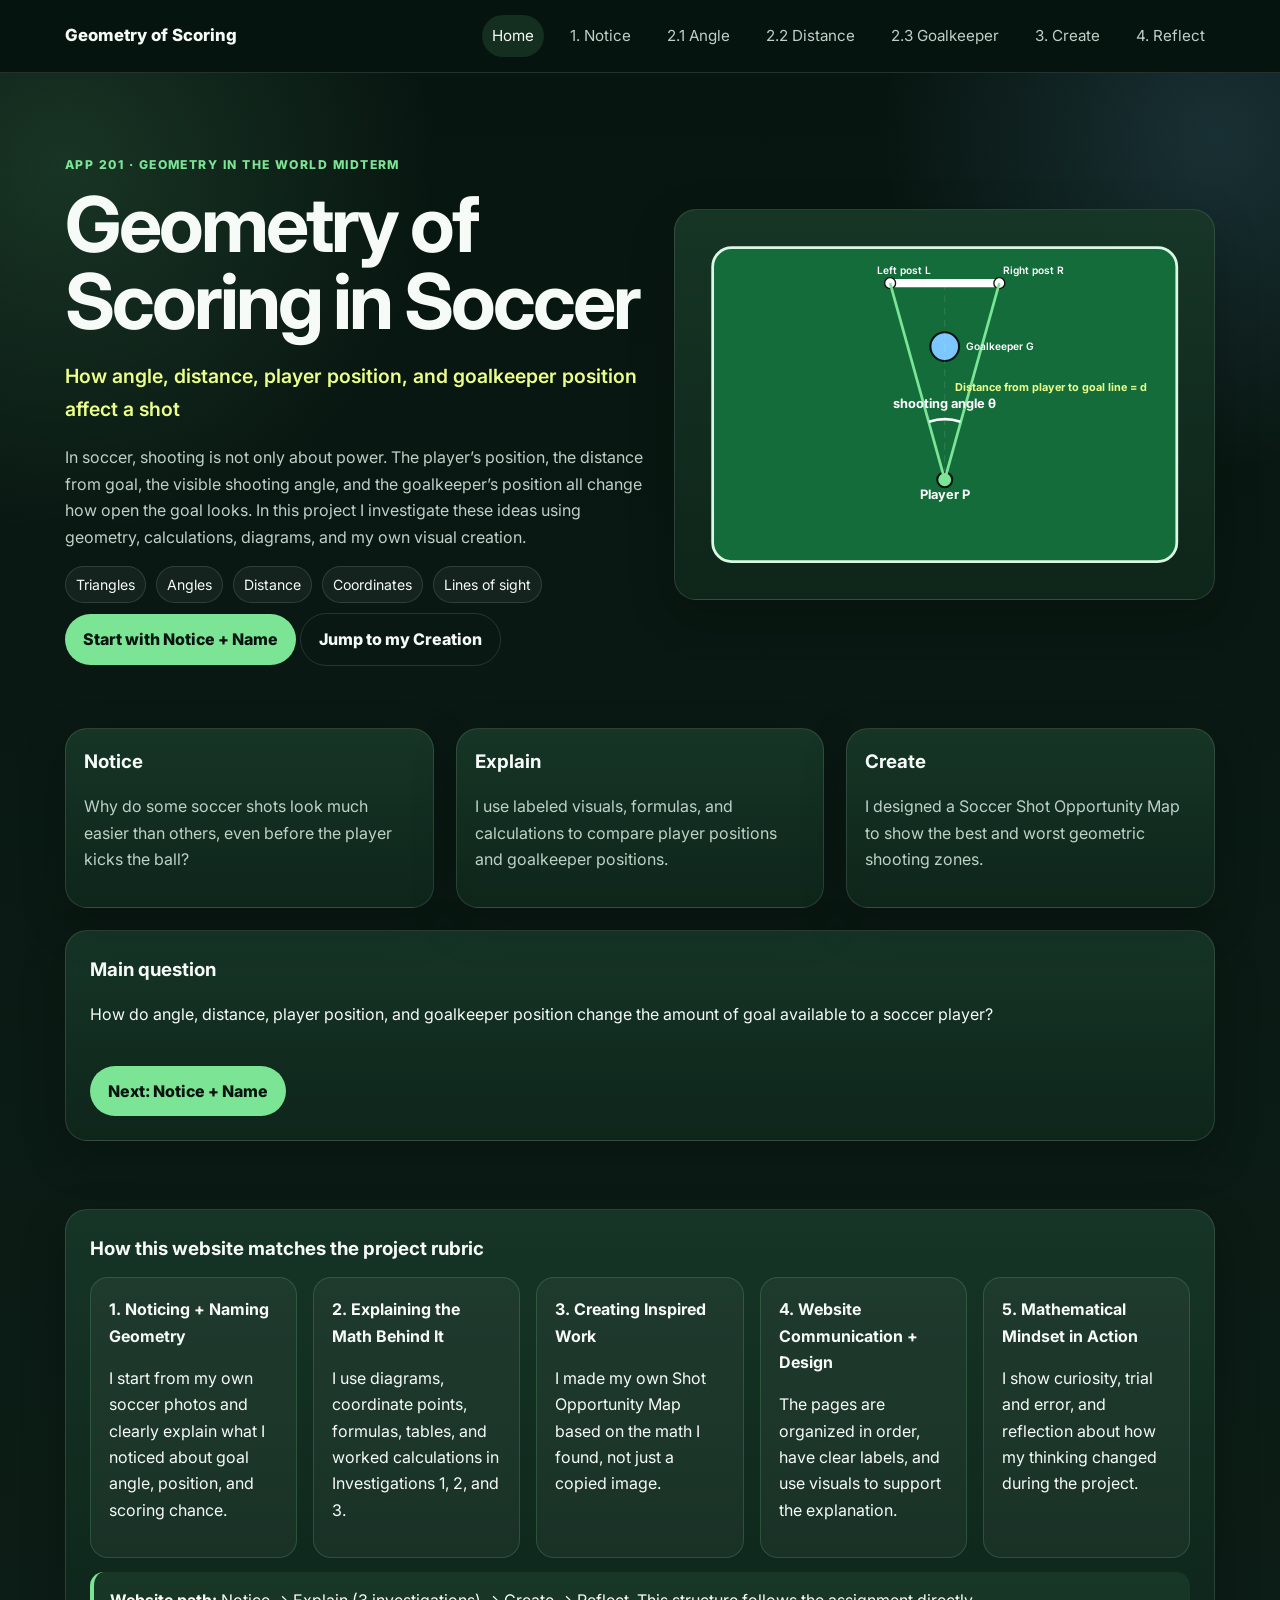
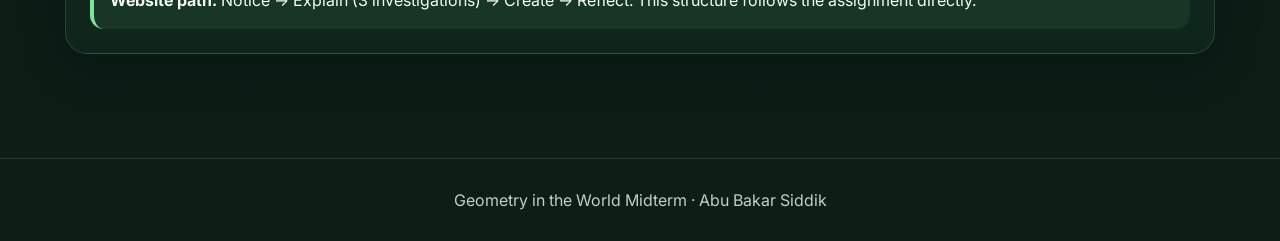
<file: index.html>
<!DOCTYPE html>
<html lang="en">
<head>
  <meta charset="UTF-8"/>
  <meta name="viewport" content="width=device-width, initial-scale=1.0"/>
  <title>Geometry of Scoring in Soccer</title>
  <link rel="preconnect" href="https://fonts.googleapis.com">
  <link rel="preconnect" href="https://fonts.gstatic.com" crossorigin>
  <link href="https://fonts.googleapis.com/css2?family=Inter:wght@400;500;600;700;800&display=swap" rel="stylesheet">
  <link rel="stylesheet" href="styles.css"/>
</head>
<body>
  
<header class="site-header">
  <div class="container nav-wrap">
    <a class="brand" href="index.html">Geometry of Scoring</a>
    <nav>
      <a href="index.html" class="active">Home</a>
      <a href="notice.html" class="">1. Notice</a>
      <a href="investigation1.html" class="">2.1 Angle</a>
      <a href="investigation2.html" class="">2.2 Distance</a>
      <a href="investigation3.html" class="">2.3 Goalkeeper</a>
      <a href="create.html" class="">3. Create</a>
      <a href="reflection.html" class="">4. Reflect</a>
    </nav>
  </div>
</header>

  <main>
<section class="hero">
  <div class="container hero-grid">
    <div>
      <p class="eyebrow">APP 201 · Geometry in the World Midterm</p>
      <h1>Geometry of Scoring in Soccer</h1>
      <p class="subtitle">How angle, distance, player position, and goalkeeper position affect a shot</p>
      <p class="lead">
        In soccer, shooting is not only about power. The player’s position, the distance from goal,
        the visible shooting angle, and the goalkeeper’s position all change how open the goal looks.
        In this project I investigate these ideas using geometry, calculations, diagrams, and my own visual creation.
      </p>
      <div class="tag-list">
        <span class="tag">Triangles</span>
        <span class="tag">Angles</span>
        <span class="tag">Distance</span>
        <span class="tag">Coordinates</span>
        <span class="tag">Lines of sight</span>
      </div>
      <a class="button" href="notice.html">Start with Notice + Name</a>
      <a class="ghost-btn" href="create.html">Jump to my Creation</a>
    </div>
    <div class="card">
      <svg viewBox="0 0 720 500" role="img" aria-label="Home page soccer geometry visual">
        <rect x="20" y="20" width="680" height="460" rx="28" class="field"/>
        <line x1="280" y1="72" x2="440" y2="72" class="goal"/>
        <circle cx="280" cy="72" r="8" class="post"/>
        <circle cx="440" cy="72" r="8" class="post"/>
        <circle cx="360" cy="360" r="11" class="player playerA"/>
        <line x1="360" y1="360" x2="280" y2="72" class="ray rayA"/>
        <line x1="360" y1="360" x2="440" y2="72" class="ray rayA"/>
        <path d="M337 275 A75 75 0 0 1 383 275" class="arc"/>
        <text x="360" y="255" text-anchor="middle" class="label">shooting angle θ</text>
        <text x="360" y="388" text-anchor="middle" class="label">Player P</text>
        <text x="261" y="58" class="small-label">Left post L</text>
        <text x="446" y="58" class="small-label">Right post R</text>
        <circle cx="360" cy="165" r="21" class="keeper"/>
        <text x="391" y="170" class="small-label">Goalkeeper G</text>
        <line x1="360" y1="72" x2="360" y2="360" class="gridline dashed"/>
        <text x="375" y="230" class="note">Distance from player to goal line = d</text>
      </svg>
    </div>
  </div>
</section>

<section class="section">
  <div class="container">
    <div class="three-col">
      <div class="card small-card">
        <h3>Notice</h3>
        <p class="muted">Why do some soccer shots look much easier than others, even before the player kicks the ball?</p>
      </div>
      <div class="card small-card">
        <h3>Explain</h3>
        <p class="muted">I use labeled visuals, formulas, and calculations to compare player positions and goalkeeper positions.</p>
      </div>
      <div class="card small-card">
        <h3>Create</h3>
        <p class="muted">I designed a Soccer Shot Opportunity Map to show the best and worst geometric shooting zones.</p>
      </div>
    </div>

    <div class="card" style="margin-top:22px">
      <h3>Main question</h3>
      <p>How do angle, distance, player position, and goalkeeper position change the amount of goal available to a soccer player?</p>
      <div class="pager">
        <a class="button" href="notice.html">Next: Notice + Name</a>
      </div>
    </div>
  </div>
</section>

</section>

<section class="section">
  <div class="container">
    <div class="card">
      <h3>How this website matches the project rubric</h3>
      <div class="rubric-grid">
        <div class="rubric-card">
          <h4>1. Noticing + Naming Geometry</h4>
          <p>I start from my own soccer photos and clearly explain what I noticed about goal angle, position, and scoring chance.</p>
        </div>
        <div class="rubric-card">
          <h4>2. Explaining the Math Behind It</h4>
          <p>I use diagrams, coordinate points, formulas, tables, and worked calculations in Investigations 1, 2, and 3.</p>
        </div>
        <div class="rubric-card">
          <h4>3. Creating Inspired Work</h4>
          <p>I made my own Shot Opportunity Map based on the math I found, not just a copied image.</p>
        </div>
        <div class="rubric-card">
          <h4>4. Website Communication + Design</h4>
          <p>The pages are organized in order, have clear labels, and use visuals to support the explanation.</p>
        </div>
        <div class="rubric-card">
          <h4>5. Mathematical Mindset in Action</h4>
          <p>I show curiosity, trial and error, and reflection about how my thinking changed during the project.</p>
        </div>
      </div>
      <div class="callout"><strong>Website path:</strong> Notice → Explain (3 investigations) → Create → Reflect. This structure follows the assignment directly.</div>
    </div>
  </div>
</section>

</main>
  <footer><div class="container">Geometry in the World Midterm · Abu Bakar Siddik</div></footer>
</body>
</html>
</file>
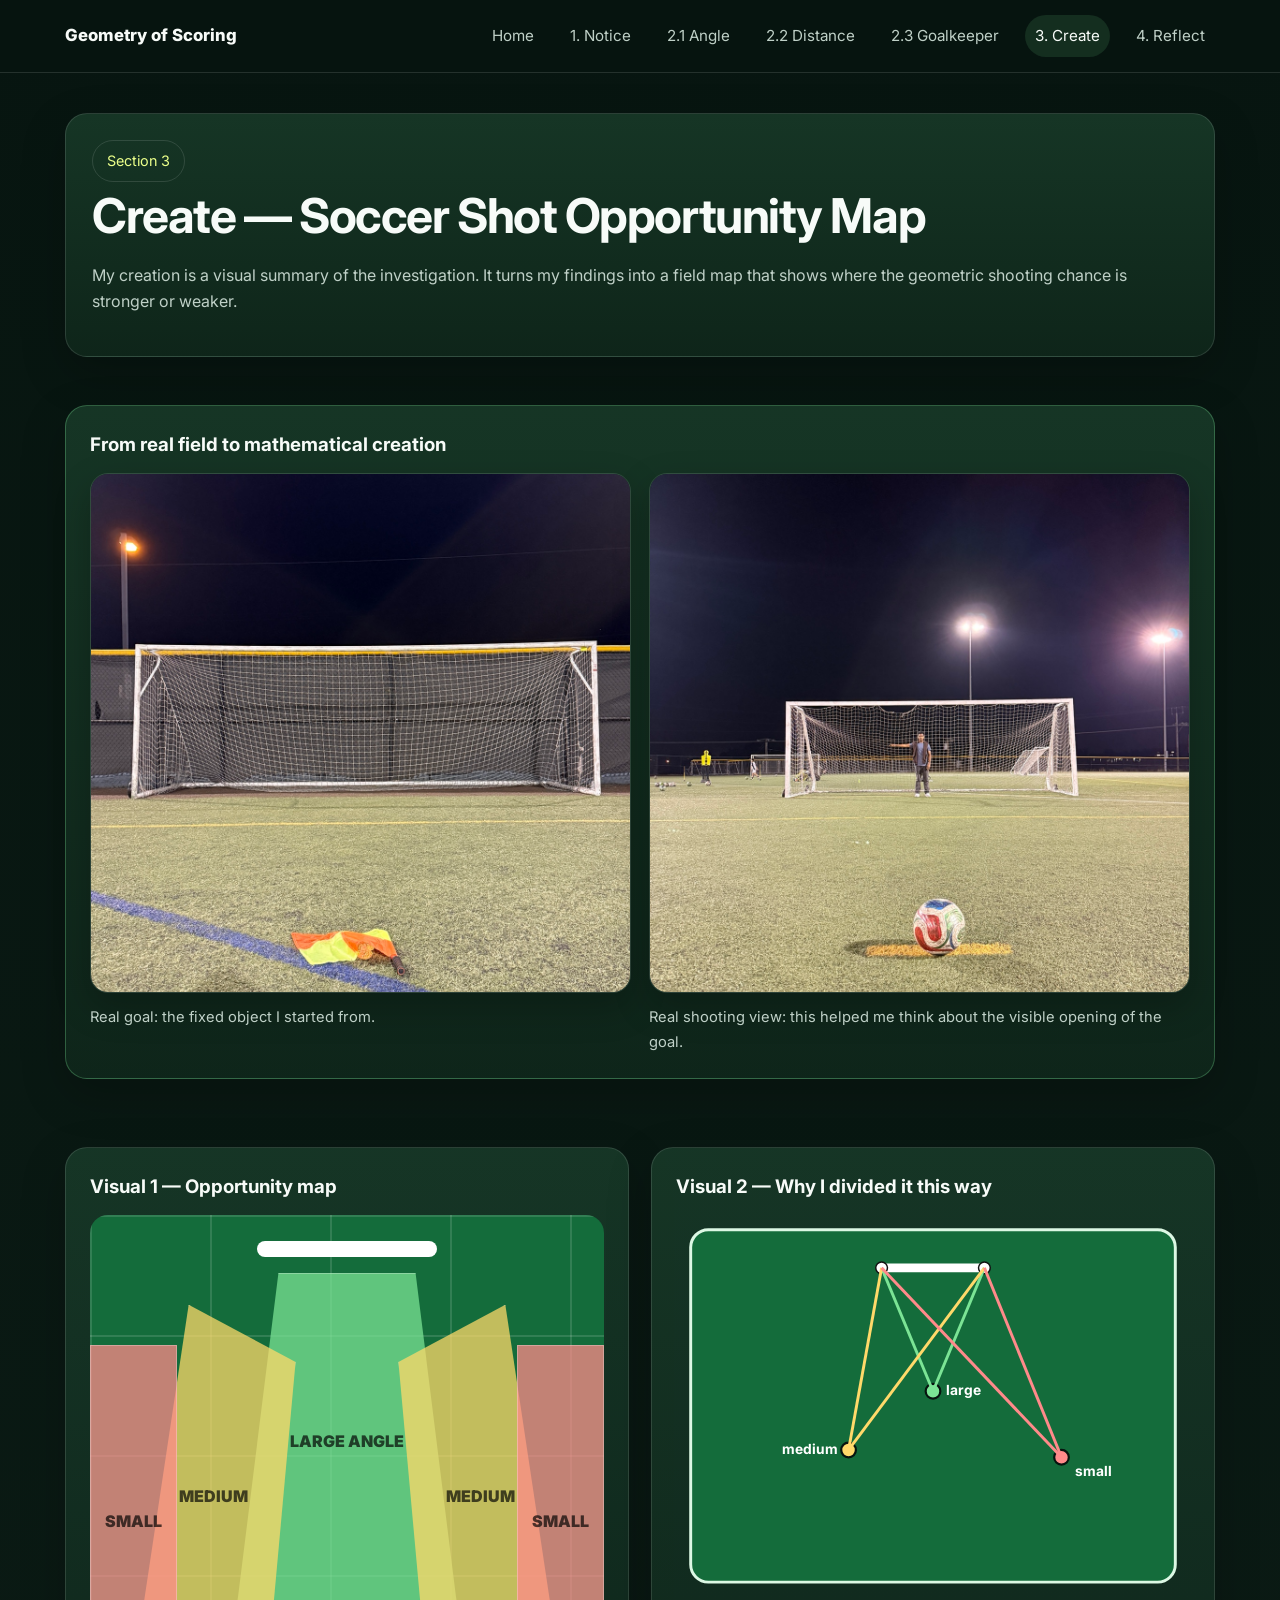
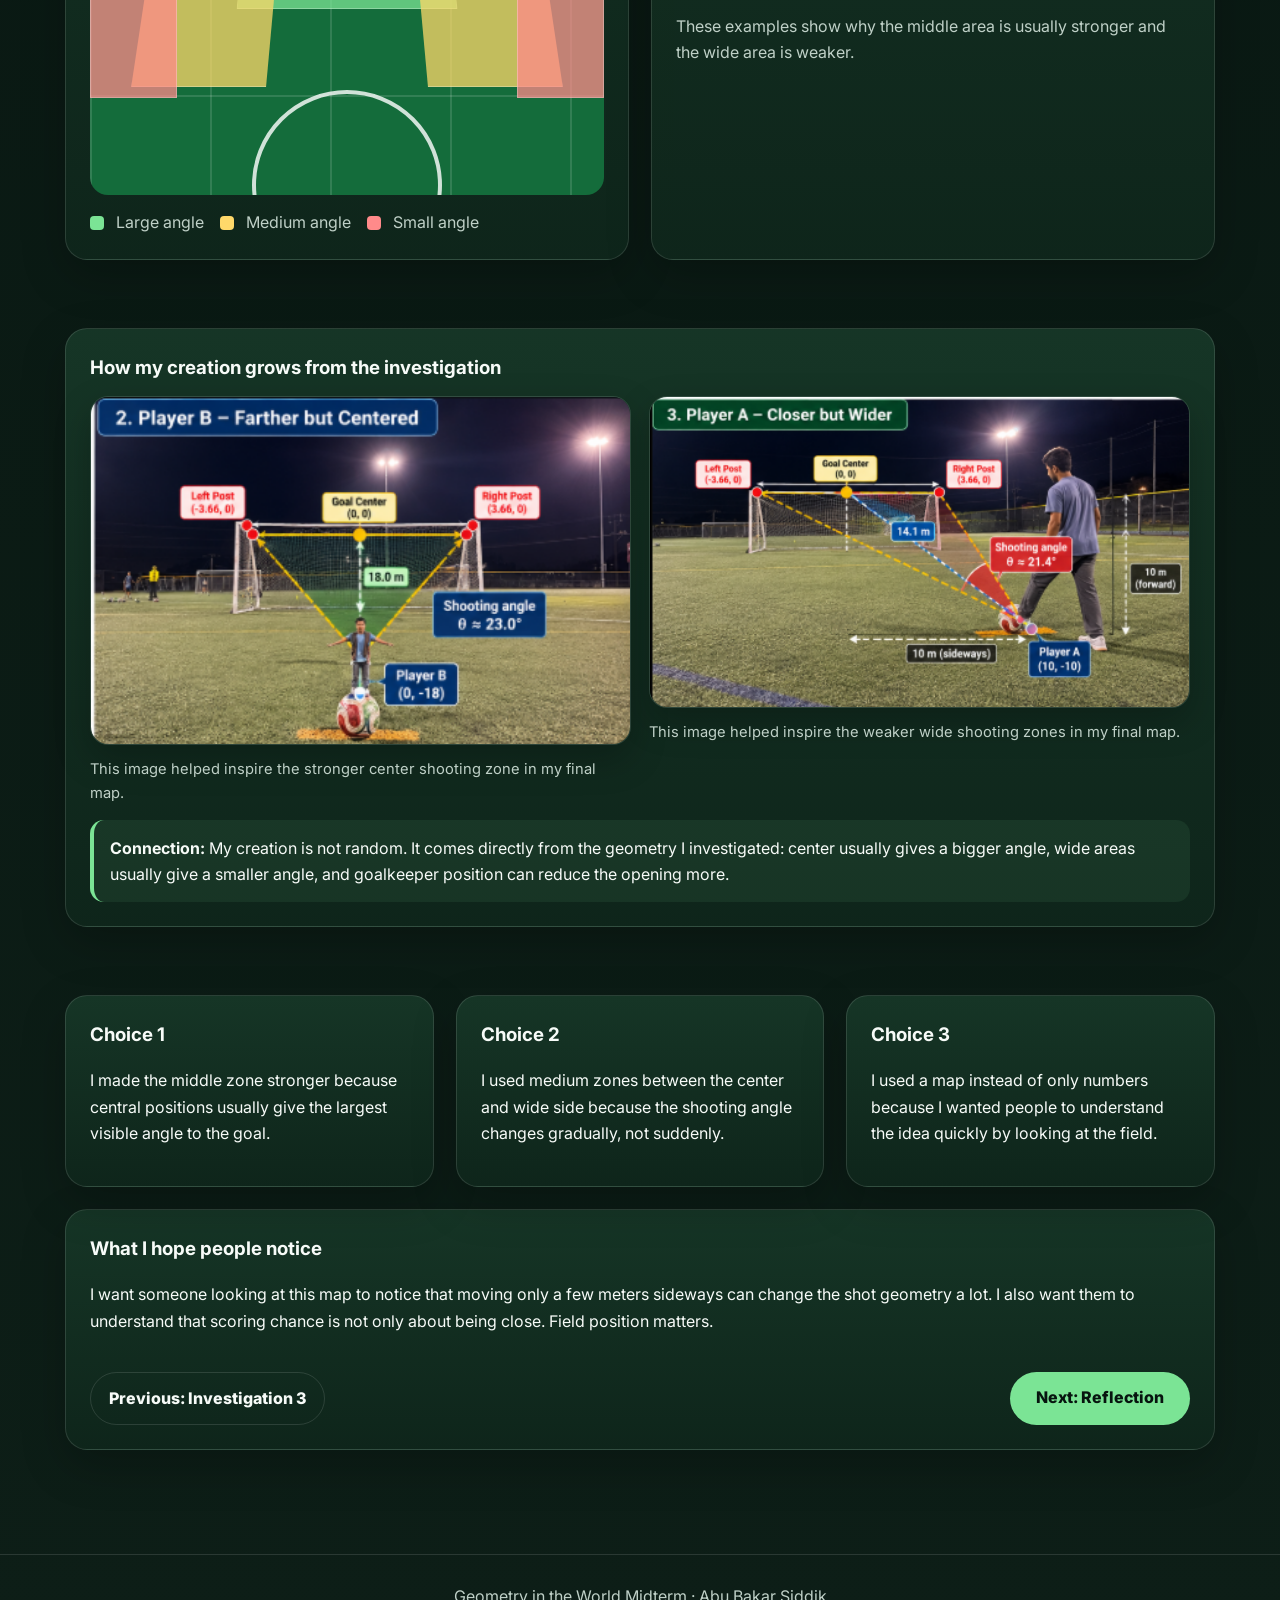
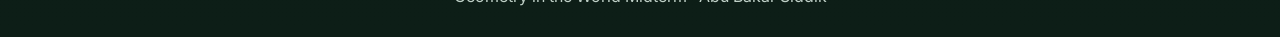
<file: create.html>
<!DOCTYPE html>
<html lang="en">
<head>
  <meta charset="UTF-8"/>
  <meta name="viewport" content="width=device-width, initial-scale=1.0"/>
  <title>Create | Geometry of Scoring</title>
  <link rel="preconnect" href="https://fonts.googleapis.com">
  <link rel="preconnect" href="https://fonts.gstatic.com" crossorigin>
  <link href="https://fonts.googleapis.com/css2?family=Inter:wght@400;500;600;700;800&display=swap" rel="stylesheet">
  <link rel="stylesheet" href="styles.css"/>
</head>
<body>
  
<header class="site-header">
  <div class="container nav-wrap">
    <a class="brand" href="index.html">Geometry of Scoring</a>
    <nav>
      <a href="index.html" class="">Home</a>
      <a href="notice.html" class="">1. Notice</a>
      <a href="investigation1.html" class="">2.1 Angle</a>
      <a href="investigation2.html" class="">2.2 Distance</a>
      <a href="investigation3.html" class="">2.3 Goalkeeper</a>
      <a href="create.html" class="active">3. Create</a>
      <a href="reflection.html" class="">4. Reflect</a>
    </nav>
  </div>
</header>

  <main>
<section class="page-head"><div class="container"><div class="card">
  <span class="kicker">Section 3</span>
  <h2>Create — Soccer Shot Opportunity Map</h2>
  <p class="section-intro">My creation is a visual summary of the investigation. It turns my findings into a field map that shows where the geometric shooting chance is stronger or weaker.</p>
</div></div></section>

<section class="section">
  <div class="container">
    <div class="card real-evidence">
      <h3>From real field to mathematical creation</h3>
      <div class="photo-grid">
        <div><img src="images/goal-front.jpeg" class="project-photo medium" alt="Front view of goal used as a project reference"><p class="photo-caption">Real goal: the fixed object I started from.</p></div>
        <div><img src="images/center-shot-pointing.jpeg" class="project-photo medium" alt="Ball facing the goal used as a shooting reference"><p class="photo-caption">Real shooting view: this helped me think about the visible opening of the goal.</p></div>
      </div>
    </div>
  </div>
</section>

<section class="section">
  <div class="container two-col">
    <div class="card">
      <h3>Visual 1 — Opportunity map</h3>
      <div class="map">
        <div class="goal-mark"></div>
        <div class="zone large">LARGE ANGLE</div>
        <div class="zone medium left">MEDIUM</div>
        <div class="zone medium right">MEDIUM</div>
        <div class="zone small left">SMALL</div>
        <div class="zone small right">SMALL</div>
        <div class="center-circle"></div>
      </div>
      <div class="legend">
        <span><i class="lg large"></i> Large angle</span>
        <span><i class="lg medium"></i> Medium angle</span>
        <span><i class="lg small"></i> Small angle</span>
      </div>
    </div>

    <div class="card">
      <h3>Visual 2 — Why I divided it this way</h3>
      <svg viewBox="0 0 700 520" role="img" aria-label="Map explanation with three example shooters">
        <rect x="20" y="20" width="660" height="480" rx="24" class="field"/>
        <line x1="280" y1="72" x2="420" y2="72" class="goal"/>
        <circle cx="280" cy="72" r="8" class="post"/>
        <circle cx="420" cy="72" r="8" class="post"/>

        <circle cx="350" cy="240" r="10" class="player playerA"/>
        <circle cx="235" cy="320" r="10" class="player playerB"/>
        <circle cx="525" cy="330" r="10" class="player playerC"/>

        <line x1="350" y1="240" x2="280" y2="72" class="ray rayA"/>
        <line x1="350" y1="240" x2="420" y2="72" class="ray rayA"/>

        <line x1="235" y1="320" x2="280" y2="72" class="ray rayB"/>
        <line x1="235" y1="320" x2="420" y2="72" class="ray rayB"/>

        <line x1="525" y1="330" x2="280" y2="72" class="ray rayC"/>
        <line x1="525" y1="330" x2="420" y2="72" class="ray rayC"/>

        <text x="368" y="245" class="label">large</text>
        <text x="145" y="326" class="label">medium</text>
        <text x="544" y="355" class="label">small</text>
      </svg>
      <p class="muted">These examples show why the middle area is usually stronger and the wide area is weaker.</p>
    </div>
  </div>
</section>


<section class="section">
  <div class="container">
    <div class="card">
      <h3>How my creation grows from the investigation</h3>
      <div class="photo-grid">
        <div>
          <img src="images/player-b-farther-centered.png" class="project-photo medium" alt="Annotated farther but centered shooting image">
          <p class="photo-caption">This image helped inspire the stronger center shooting zone in my final map.</p>
        </div>
        <div>
          <img src="images/player-a-closer-wider.png" class="project-photo medium" alt="Annotated closer but wider shooting image">
          <p class="photo-caption">This image helped inspire the weaker wide shooting zones in my final map.</p>
        </div>
      </div>
      <div class="callout"><strong>Connection:</strong> My creation is not random. It comes directly from the geometry I investigated: center usually gives a bigger angle, wide areas usually give a smaller angle, and goalkeeper position can reduce the opening more.</div>
    </div>
  </div>
</section>


<section class="section">
  <div class="container three-col">
    <div class="card">
      <h3>Choice 1</h3>
      <p>I made the middle zone stronger because central positions usually give the largest visible angle to the goal.</p>
    </div>
    <div class="card">
      <h3>Choice 2</h3>
      <p>I used medium zones between the center and wide side because the shooting angle changes gradually, not suddenly.</p>
    </div>
    <div class="card">
      <h3>Choice 3</h3>
      <p>I used a map instead of only numbers because I wanted people to understand the idea quickly by looking at the field.</p>
    </div>
  </div>

  <div class="container">
    <div class="card" style="margin-top:22px">
      <h3>What I hope people notice</h3>
      <p>
        I want someone looking at this map to notice that moving only a few meters sideways can change the shot geometry a lot.
        I also want them to understand that scoring chance is not only about being close. Field position matters.
      </p>
      <div class="pager">
        <a class="ghost-btn" href="investigation3.html">Previous: Investigation 3</a>
        <a class="button" href="reflection.html">Next: Reflection</a>
      </div>
    </div>
  </div>
</section>
</main>
  <footer><div class="container">Geometry in the World Midterm · Abu Bakar Siddik</div></footer>
</body>
</html>
</file>
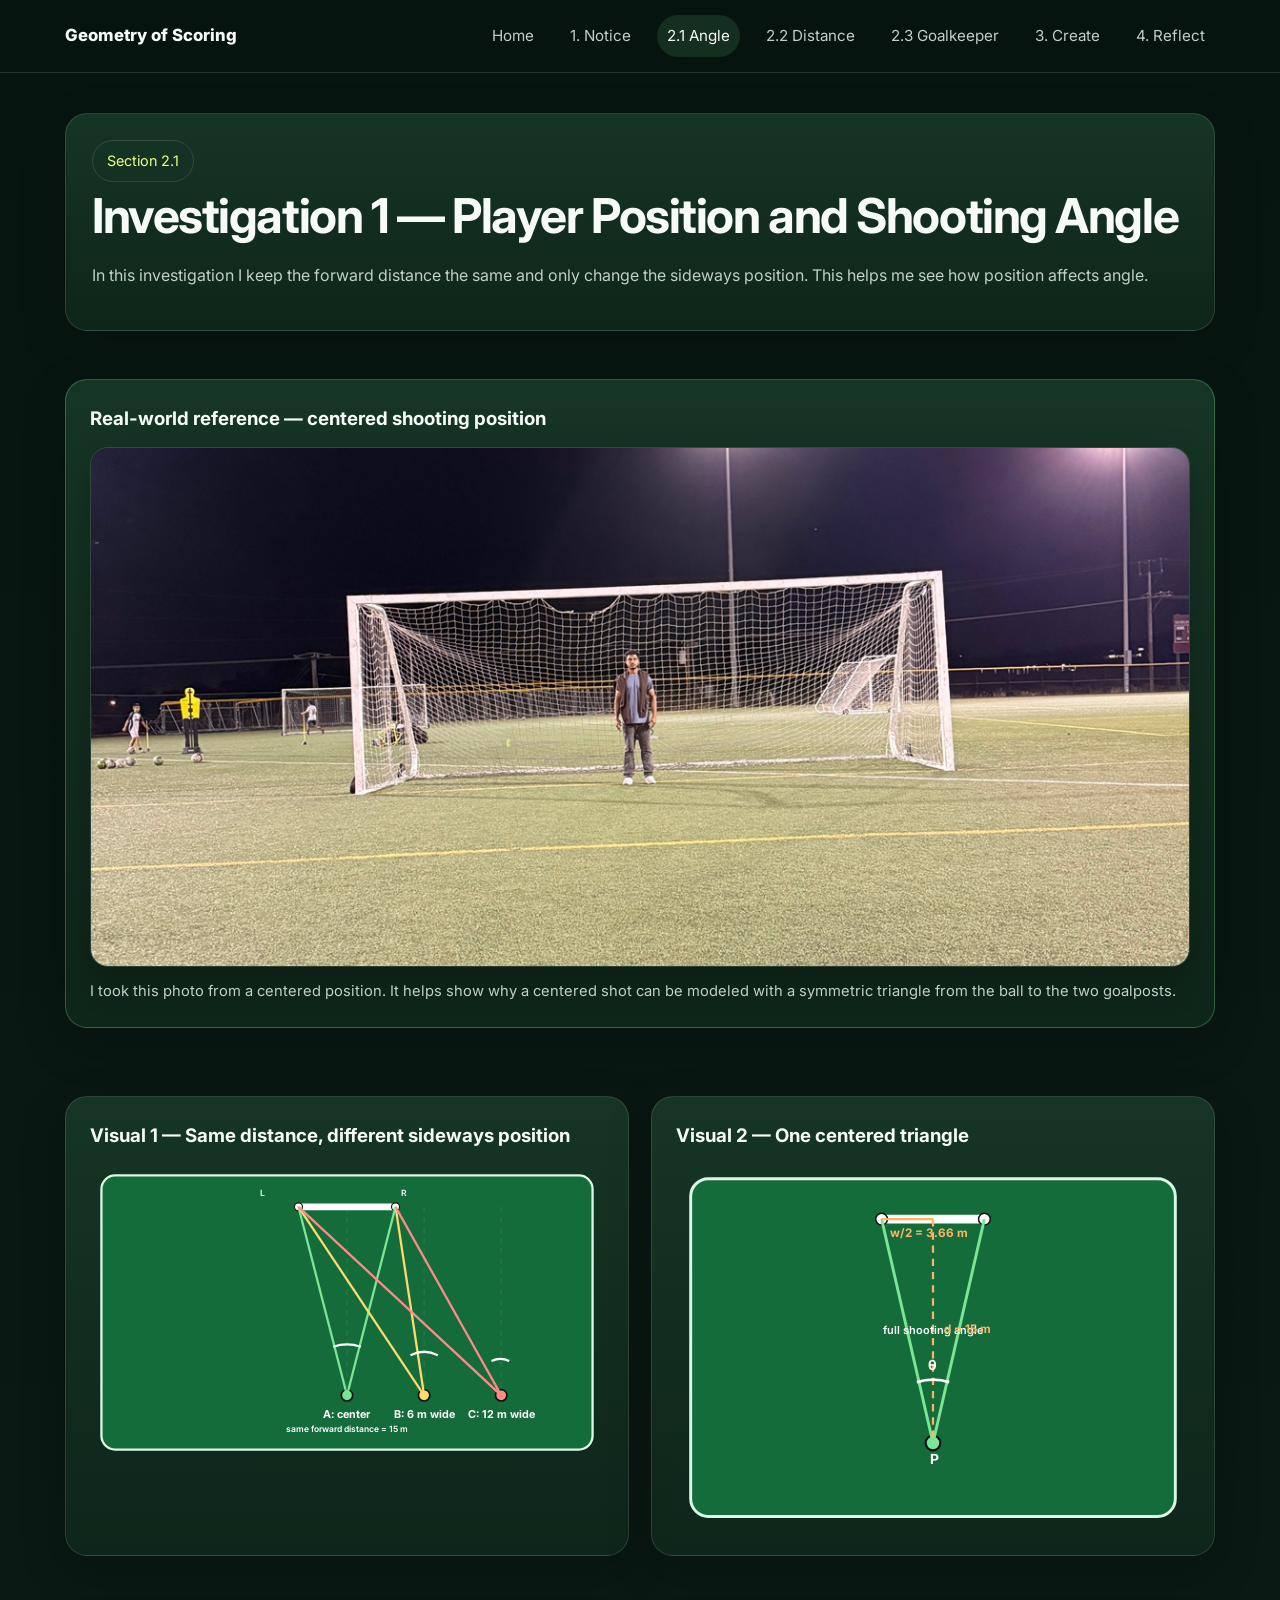
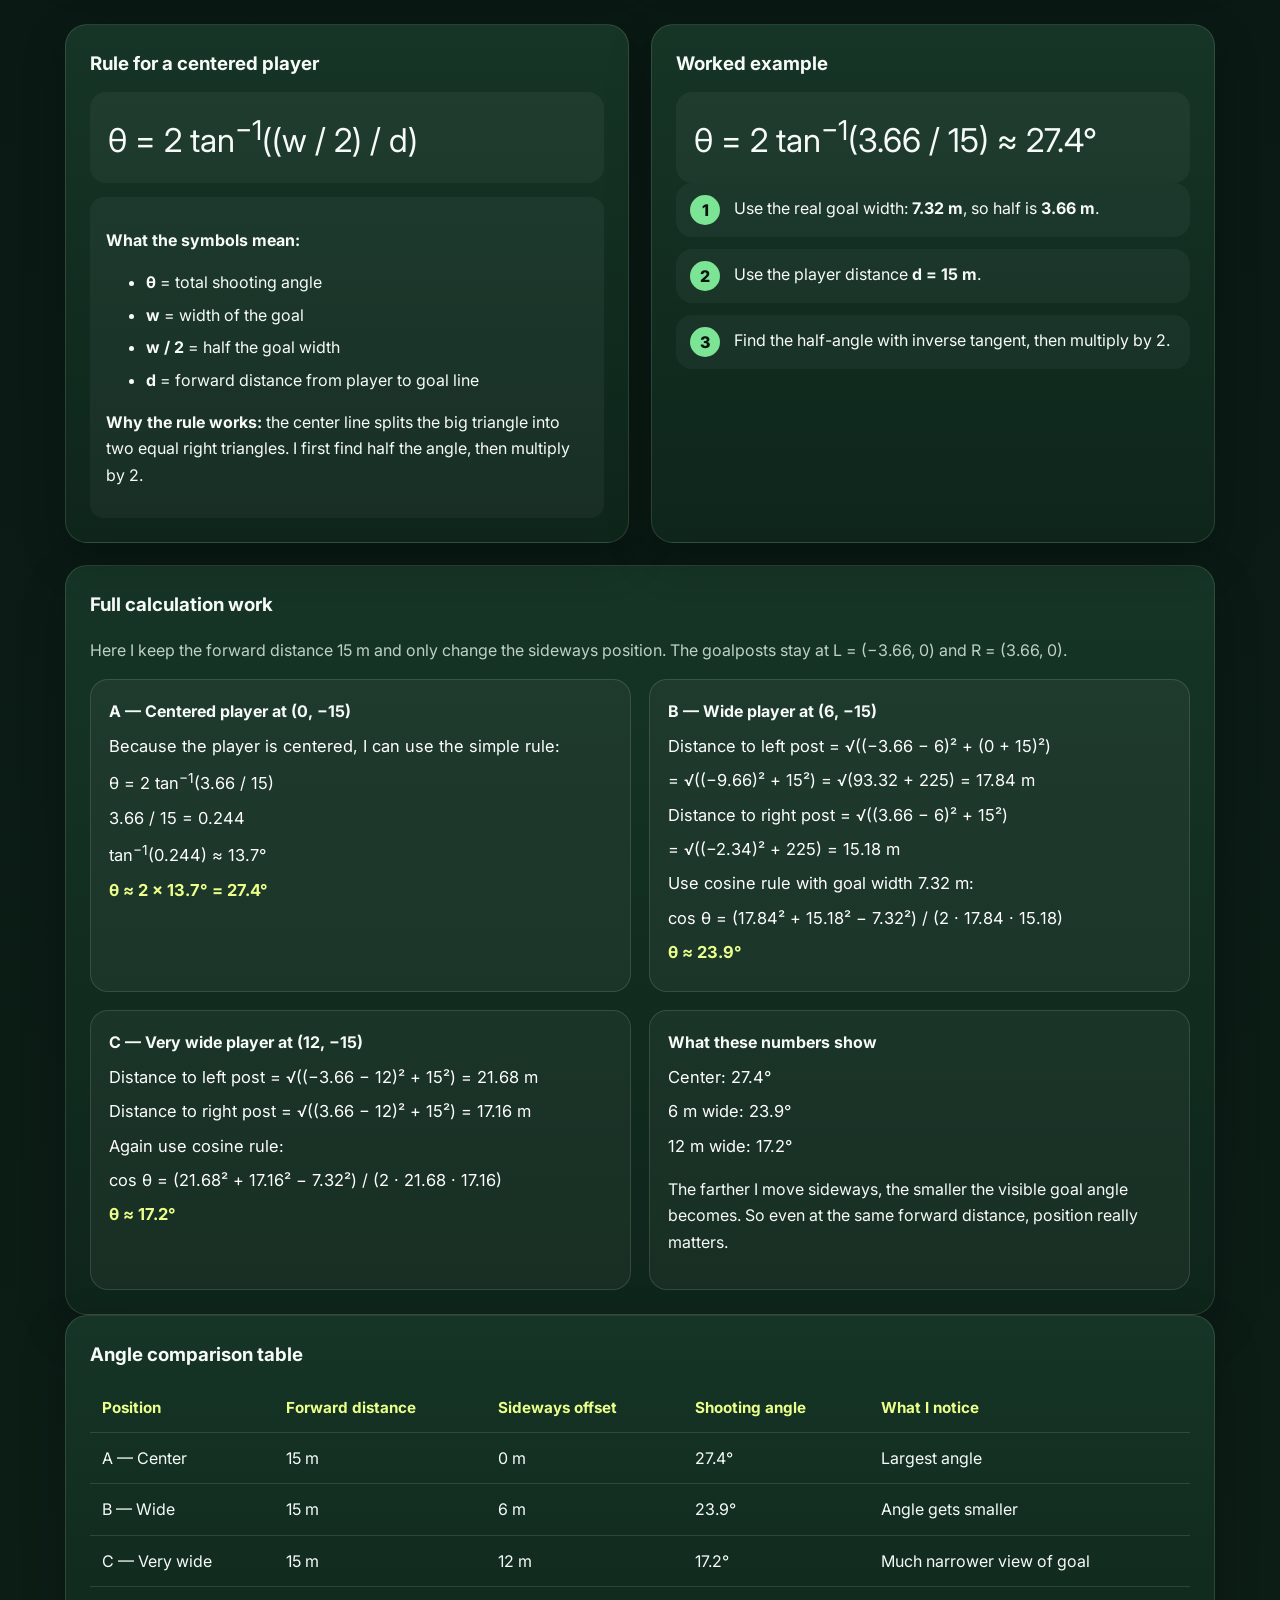
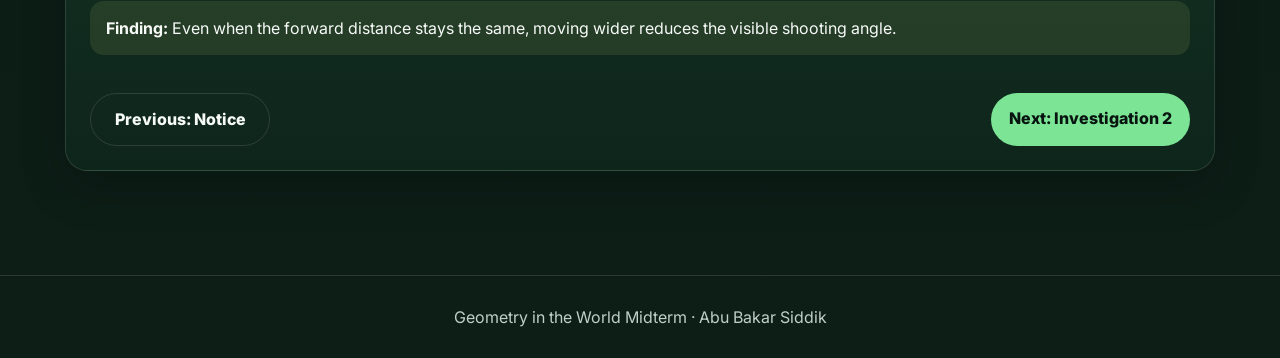
<file: investigation1.html>
<!DOCTYPE html>
<html lang="en">
<head>
  <meta charset="UTF-8"/>
  <meta name="viewport" content="width=device-width, initial-scale=1.0"/>
  <title>Investigation 1 | Geometry of Scoring</title>
  <link rel="preconnect" href="https://fonts.googleapis.com">
  <link rel="preconnect" href="https://fonts.gstatic.com" crossorigin>
  <link href="https://fonts.googleapis.com/css2?family=Inter:wght@400;500;600;700;800&display=swap" rel="stylesheet">
  <link rel="stylesheet" href="styles.css"/>
</head>
<body>
  
<header class="site-header">
  <div class="container nav-wrap">
    <a class="brand" href="index.html">Geometry of Scoring</a>
    <nav>
      <a href="index.html" class="">Home</a>
      <a href="notice.html" class="">1. Notice</a>
      <a href="investigation1.html" class="active">2.1 Angle</a>
      <a href="investigation2.html" class="">2.2 Distance</a>
      <a href="investigation3.html" class="">2.3 Goalkeeper</a>
      <a href="create.html" class="">3. Create</a>
      <a href="reflection.html" class="">4. Reflect</a>
    </nav>
  </div>
</header>

  <main>
<section class="page-head"><div class="container"><div class="card">
  <span class="kicker">Section 2.1</span>
  <h2>Investigation 1 — Player Position and Shooting Angle</h2>
  <p class="section-intro">In this investigation I keep the forward distance the same and only change the sideways position. This helps me see how position affects angle.</p>
</div></div></section>

<section class="section">
  <div class="container">
    <div class="card real-evidence">
      <h3>Real-world reference — centered shooting position</h3>
      <img src="images/center-shot-standing.jpeg" class="project-photo medium" alt="Soccer ball lined up with the center of the goal and a person standing near the goal">
      <p class="photo-caption">I took this photo from a centered position. It helps show why a centered shot can be modeled with a symmetric triangle from the ball to the two goalposts.</p>
    </div>
  </div>
</section>

<section class="section">
  <div class="container visual-grid">
    <div class="card">
      <h3>Visual 1 — Same distance, different sideways position</h3>
      <svg viewBox="0 0 900 520" role="img" aria-label="Three player positions and labeled shooting rays">
        <rect x="20" y="20" width="860" height="480" rx="24" class="field"/>
        <line x1="365" y1="75" x2="535" y2="75" class="goal"/>
        <circle cx="365" cy="75" r="7" class="post"/>
        <circle cx="535" cy="75" r="7" class="post"/>
        <text x="298" y="56" class="small-label">L</text>
        <text x="545" y="56" class="small-label">R</text>

        <line x1="450" y1="75" x2="450" y2="405" class="gridline dashed"/>
        <line x1="585" y1="75" x2="585" y2="405" class="gridline dashed"/>
        <line x1="720" y1="75" x2="720" y2="405" class="gridline dashed"/>

        <circle cx="450" cy="405" r="10" class="player playerA"/>
        <circle cx="585" cy="405" r="10" class="player playerB"/>
        <circle cx="720" cy="405" r="10" class="player playerC"/>

        <line x1="450" y1="405" x2="365" y2="75" class="ray rayA"/>
        <line x1="450" y1="405" x2="535" y2="75" class="ray rayA"/>
        <line x1="585" y1="405" x2="365" y2="75" class="ray rayB"/>
        <line x1="585" y1="405" x2="535" y2="75" class="ray rayB"/>
        <line x1="720" y1="405" x2="365" y2="75" class="ray rayC"/>
        <line x1="720" y1="405" x2="535" y2="75" class="ray rayC"/>

        <path d="M426 320 A72 72 0 0 1 474 320" class="arc"/>
        <path d="M561 335 A52 52 0 0 1 609 335" class="arc"/>
        <path d="M703 345 A35 35 0 0 1 734 345" class="arc"/>

        <text x="450" y="444" text-anchor="middle" class="label">A: center</text>
        <text x="585" y="444" text-anchor="middle" class="label">B: 6 m wide</text>
        <text x="720" y="444" text-anchor="middle" class="label">C: 12 m wide</text>
        <text x="450" y="470" text-anchor="middle" class="small-label">same forward distance = 15 m</text>
      </svg>
    </div>

    <div class="card">
      <h3>Visual 2 — One centered triangle</h3>
      <svg viewBox="0 0 700 500" role="img" aria-label="Centered shooting angle triangle">
        <rect x="20" y="20" width="660" height="460" rx="24" class="field"/>
        <line x1="280" y1="75" x2="420" y2="75" class="goal"/>
        <circle cx="280" cy="75" r="8" class="post"/>
        <circle cx="420" cy="75" r="8" class="post"/>
        <circle cx="350" cy="380" r="10" class="player playerA"/>
        <line x1="350" y1="380" x2="280" y2="75" class="ray rayA"/>
        <line x1="350" y1="380" x2="420" y2="75" class="ray rayA"/>
        <line x1="350" y1="75" x2="350" y2="380" class="measure dashed"/>
        <line x1="280" y1="75" x2="350" y2="75" class="measure"/>
        <path d="M328 297 A75 75 0 0 1 372 297" class="arc"/>
        <text x="350" y="280" text-anchor="middle" class="label">θ</text>
        <text x="350" y="232" text-anchor="middle" class="small-label">full shooting angle</text>
        <text x="365" y="230" class="measure-text">d = 15 m</text>
        <text x="292" y="100" class="measure-text">w/2 = 3.66 m</text>
        <text x="352" y="408" text-anchor="middle" class="label">P</text>
      </svg>
    </div>
  </div>
</section>

<section class="section">
  <div class="container formula-grid">
    <div class="card">
      <h3>Rule for a centered player</h3>
      <div class="formula">θ = 2 tan<sup>−1</sup>((w / 2) / d)</div>
      <div class="explain">
        <p><strong>What the symbols mean:</strong></p>
        <ul class="tight">
          <li><strong>θ</strong> = total shooting angle</li>
          <li><strong>w</strong> = width of the goal</li>
          <li><strong>w / 2</strong> = half the goal width</li>
          <li><strong>d</strong> = forward distance from player to goal line</li>
        </ul>
        <p><strong>Why the rule works:</strong> the center line splits the big triangle into two equal right triangles. I first find half the angle, then multiply by 2.</p>
      </div>
    </div>

    <div class="card">
      <h3>Worked example</h3>
      <div class="formula">θ = 2 tan<sup>−1</sup>(3.66 / 15) ≈ 27.4°</div>
      <div class="number-steps">
        <div class="step"><span class="n">1</span><div>Use the real goal width: <strong>7.32 m</strong>, so half is <strong>3.66 m</strong>.</div></div>
        <div class="step"><span class="n">2</span><div>Use the player distance <strong>d = 15 m</strong>.</div></div>
        <div class="step"><span class="n">3</span><div>Find the half-angle with inverse tangent, then multiply by 2.</div></div>
      </div>
    </div>
  </div>

  
  <div class="container" style="margin-top:22px">
    <div class="card">
      <h3>Full calculation work</h3>
      <p class="muted">Here I keep the forward distance 15 m and only change the sideways position. The goalposts stay at L = (−3.66, 0) and R = (3.66, 0).</p>
      <div class="calc-grid">
        <div class="calc-box">
          <h4>A — Centered player at (0, −15)</h4>
          <div class="mathline">Because the player is centered, I can use the simple rule:</div>
          <div class="mathline">θ = 2 tan<sup>−1</sup>(3.66 / 15)</div>
          <div class="mathline">3.66 / 15 = 0.244</div>
          <div class="mathline">tan<sup>−1</sup>(0.244) ≈ 13.7°</div>
          <div class="mathline"><span class="muted-strong">θ ≈ 2 × 13.7° = 27.4°</span></div>
        </div>
        <div class="calc-box">
          <h4>B — Wide player at (6, −15)</h4>
          <div class="mathline">Distance to left post = √((−3.66 − 6)² + (0 + 15)²)</div>
          <div class="mathline">= √((−9.66)² + 15²) = √(93.32 + 225) = 17.84 m</div>
          <div class="mathline">Distance to right post = √((3.66 − 6)² + 15²)</div>
          <div class="mathline">= √((−2.34)² + 225) = 15.18 m</div>
          <div class="mathline">Use cosine rule with goal width 7.32 m:</div>
          <div class="mathline">cos θ = (17.84² + 15.18² − 7.32²) / (2 · 17.84 · 15.18)</div>
          <div class="mathline"><span class="muted-strong">θ ≈ 23.9°</span></div>
        </div>
        <div class="calc-box">
          <h4>C — Very wide player at (12, −15)</h4>
          <div class="mathline">Distance to left post = √((−3.66 − 12)² + 15²) = 21.68 m</div>
          <div class="mathline">Distance to right post = √((3.66 − 12)² + 15²) = 17.16 m</div>
          <div class="mathline">Again use cosine rule:</div>
          <div class="mathline">cos θ = (21.68² + 17.16² − 7.32²) / (2 · 21.68 · 17.16)</div>
          <div class="mathline"><span class="muted-strong">θ ≈ 17.2°</span></div>
        </div>
        <div class="calc-box">
          <h4>What these numbers show</h4>
          <div class="mathline">Center: 27.4°</div>
          <div class="mathline">6 m wide: 23.9°</div>
          <div class="mathline">12 m wide: 17.2°</div>
          <p>The farther I move sideways, the smaller the visible goal angle becomes. So even at the same forward distance, position really matters.</p>
        </div>
      </div>
    </div>
  </div>


  <div class="container">
    <div class="card">
      <h3>Angle comparison table</h3>
      <div class="table-wrap">
        <table>
          <thead>
            <tr><th>Position</th><th>Forward distance</th><th>Sideways offset</th><th>Shooting angle</th><th>What I notice</th></tr>
          </thead>
          <tbody>
            <tr><td>A — Center</td><td>15 m</td><td>0 m</td><td>27.4°</td><td>Largest angle</td></tr>
            <tr><td>B — Wide</td><td>15 m</td><td>6 m</td><td>23.9°</td><td>Angle gets smaller</td></tr>
            <tr><td>C — Very wide</td><td>15 m</td><td>12 m</td><td>17.2°</td><td>Much narrower view of goal</td></tr>
          </tbody>
        </table>
      </div>
      <p class="finding"><strong>Finding:</strong> Even when the forward distance stays the same, moving wider reduces the visible shooting angle.</p>
      <div class="pager">
        <a class="ghost-btn" href="notice.html">Previous: Notice</a>
        <a class="button" href="investigation2.html">Next: Investigation 2</a>
      </div>
    </div>
  </div>
</section>
</main>
  <footer><div class="container">Geometry in the World Midterm · Abu Bakar Siddik</div></footer>
</body>
</html>
</file>
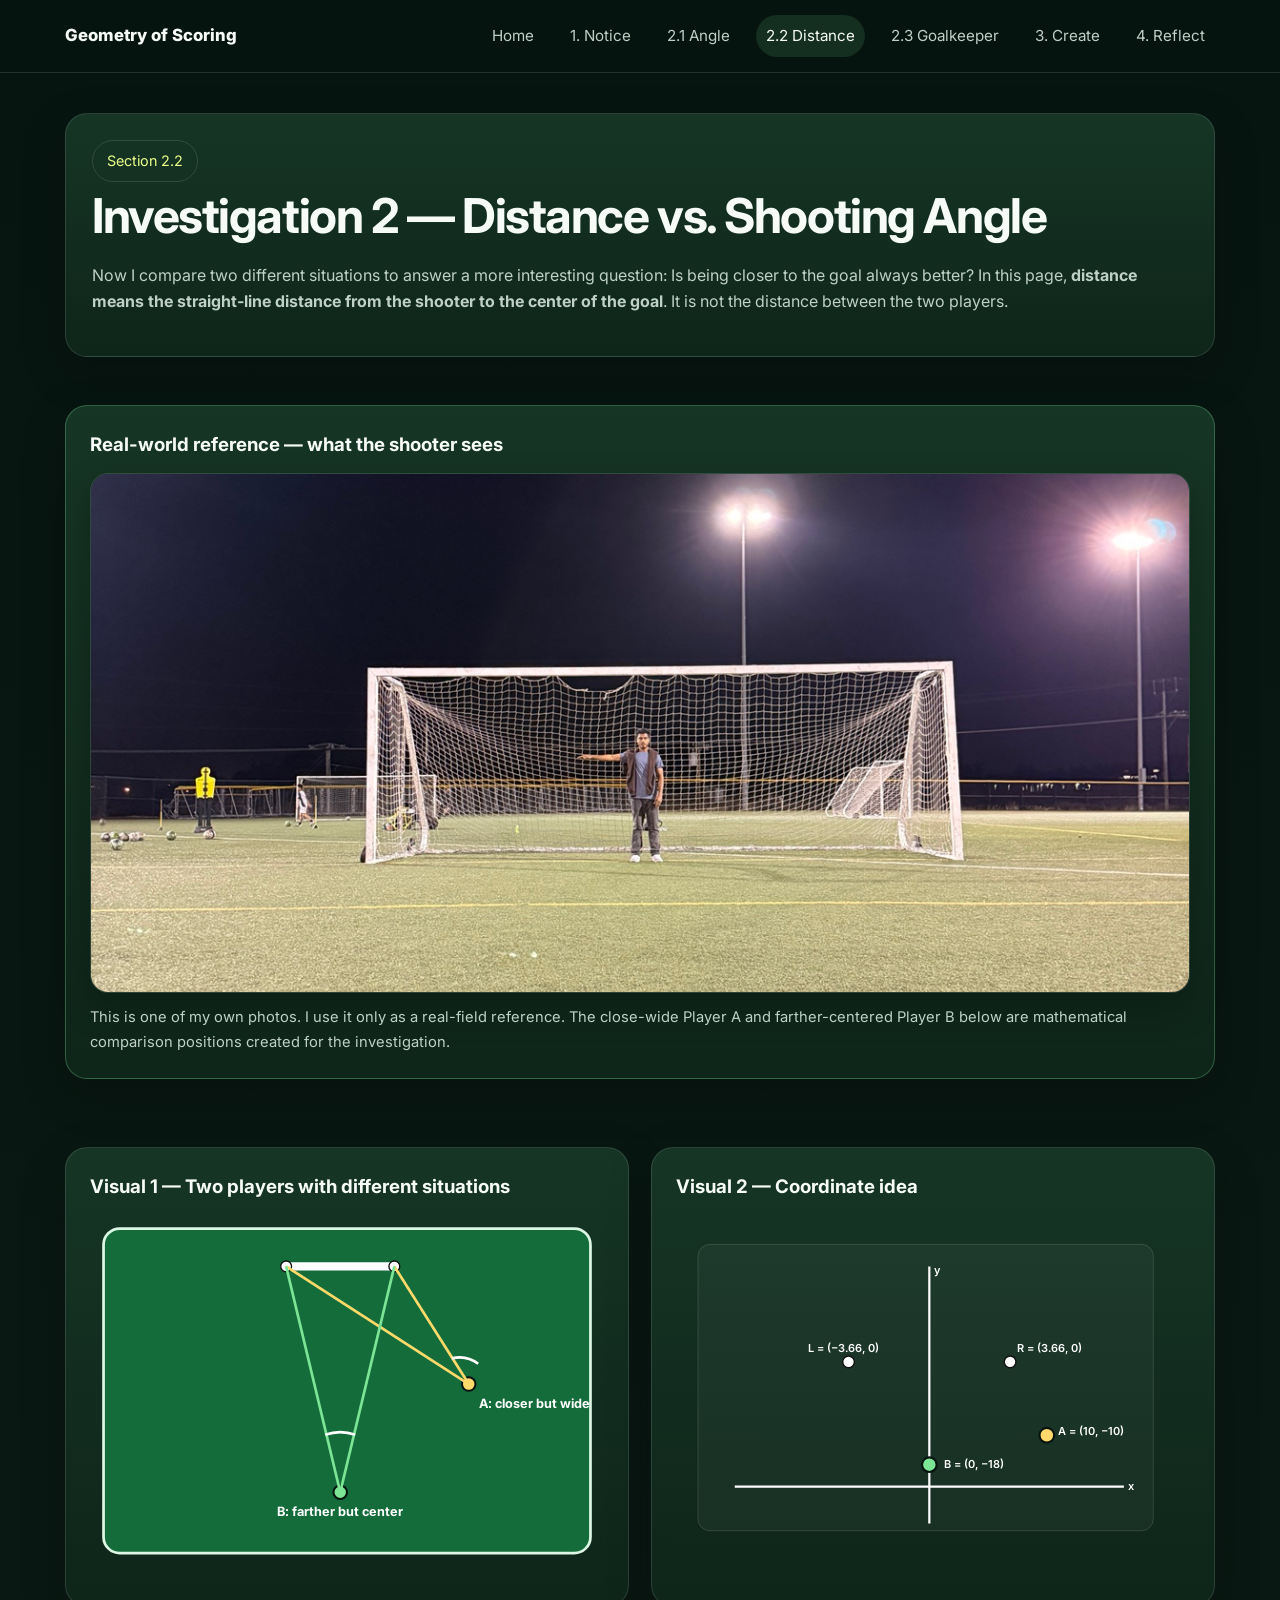
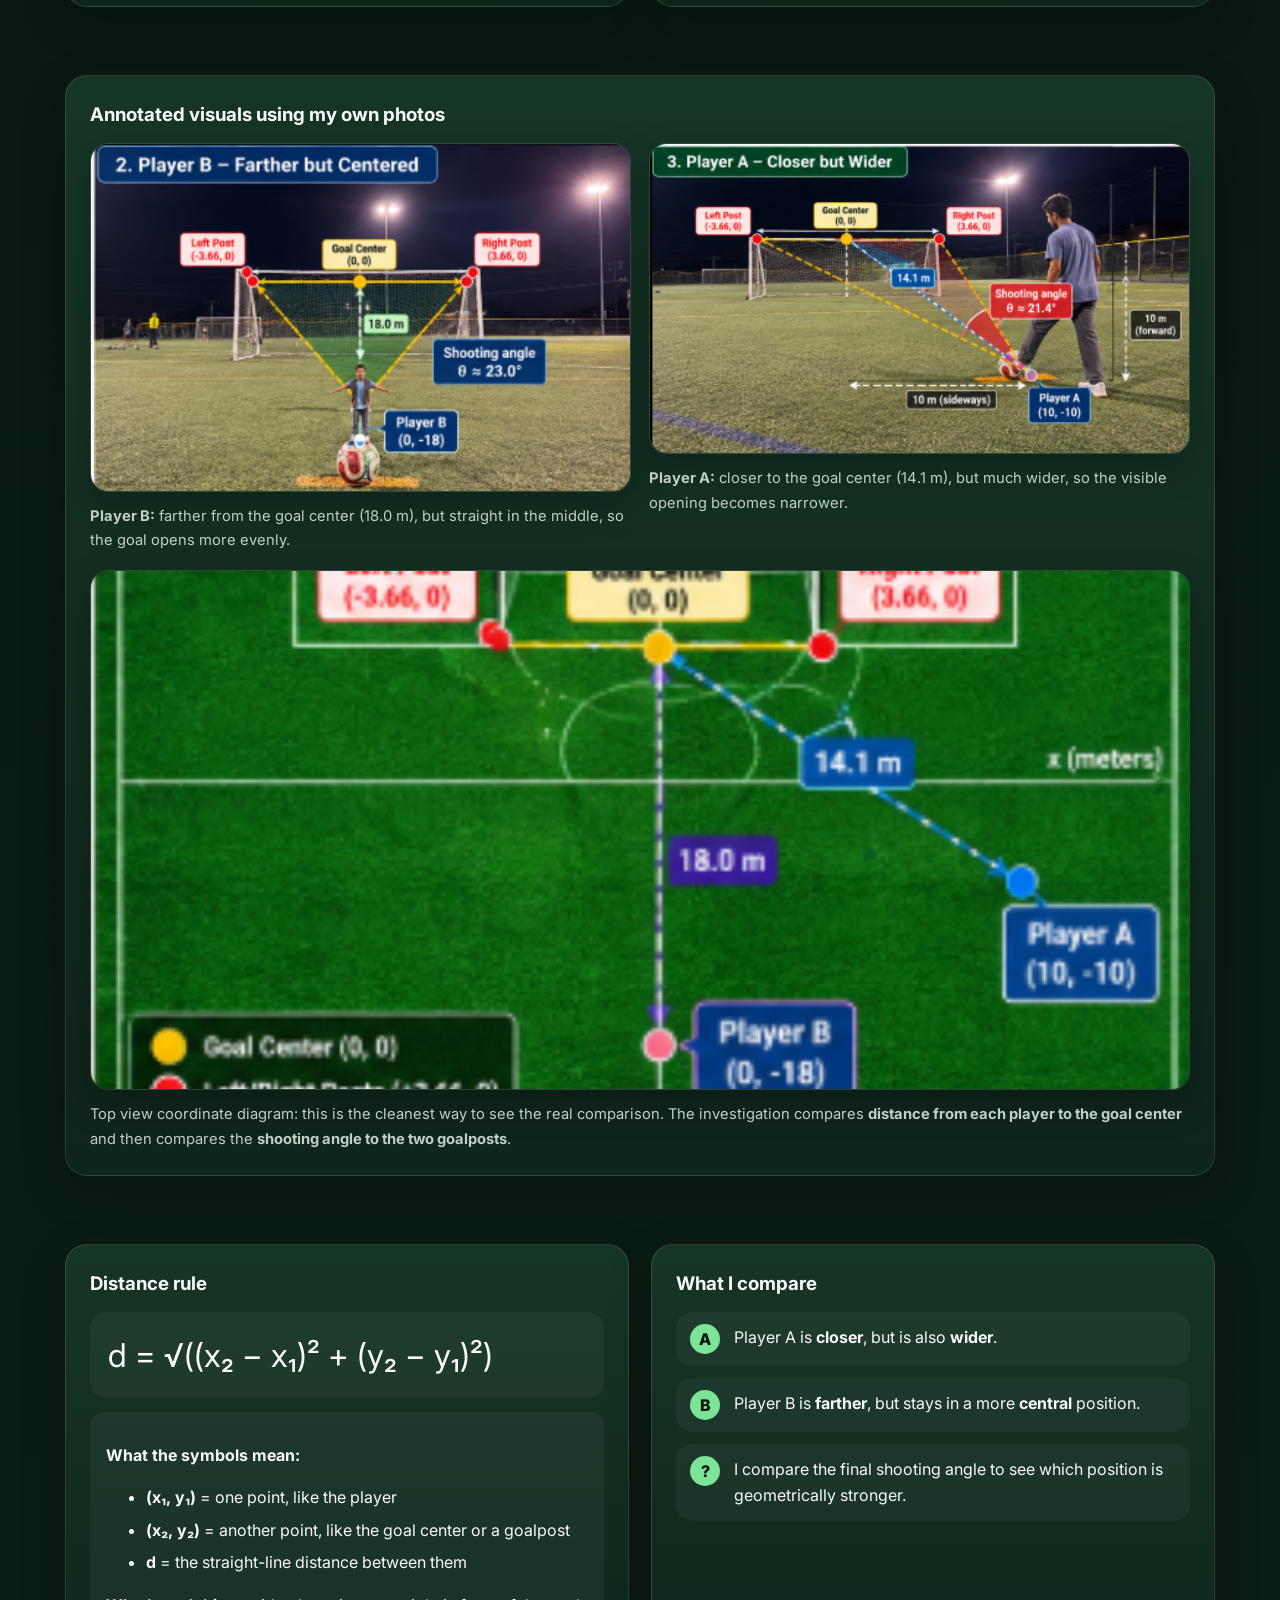
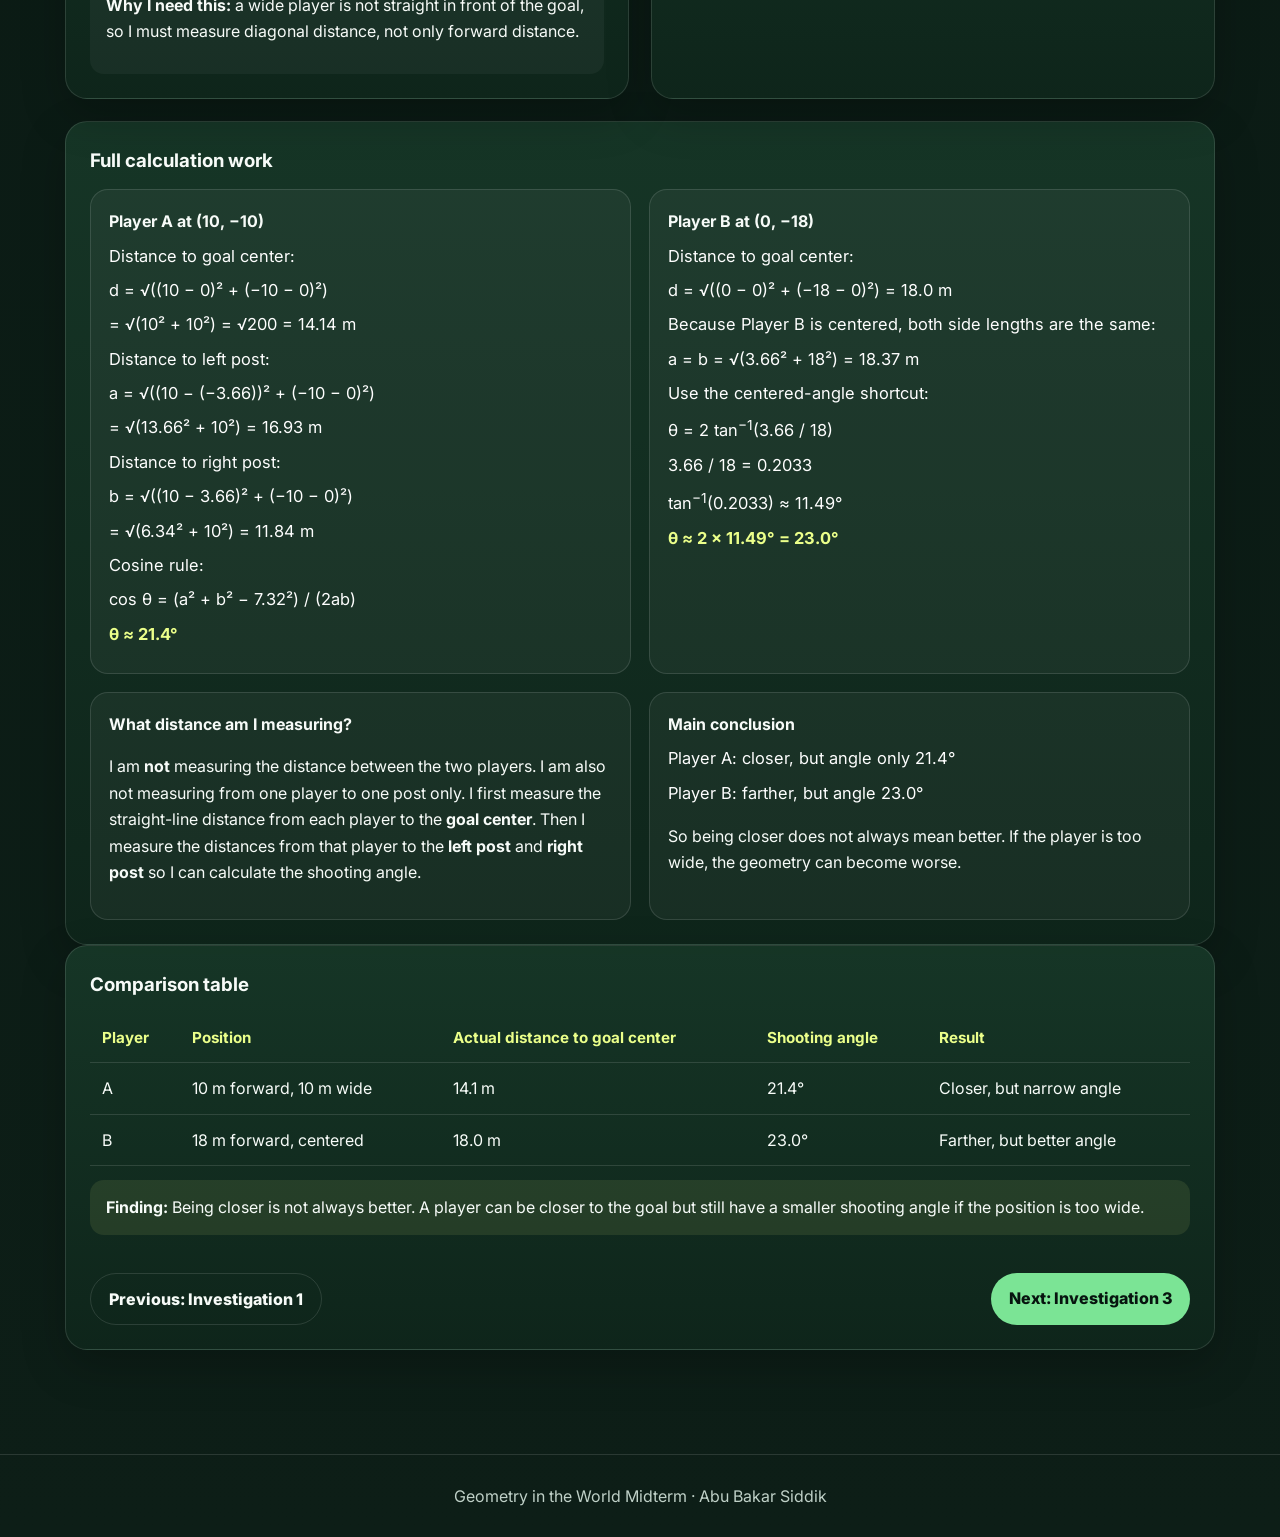
<file: investigation2.html>
<!DOCTYPE html>
<html lang="en">
<head>
  <meta charset="UTF-8"/>
  <meta name="viewport" content="width=device-width, initial-scale=1.0"/>
  <title>Investigation 2 | Geometry of Scoring</title>
  <link rel="preconnect" href="https://fonts.googleapis.com">
  <link rel="preconnect" href="https://fonts.gstatic.com" crossorigin>
  <link href="https://fonts.googleapis.com/css2?family=Inter:wght@400;500;600;700;800&display=swap" rel="stylesheet">
  <link rel="stylesheet" href="styles.css"/>
</head>
<body>
  
<header class="site-header">
  <div class="container nav-wrap">
    <a class="brand" href="index.html">Geometry of Scoring</a>
    <nav>
      <a href="index.html" class="">Home</a>
      <a href="notice.html" class="">1. Notice</a>
      <a href="investigation1.html" class="">2.1 Angle</a>
      <a href="investigation2.html" class="active">2.2 Distance</a>
      <a href="investigation3.html" class="">2.3 Goalkeeper</a>
      <a href="create.html" class="">3. Create</a>
      <a href="reflection.html" class="">4. Reflect</a>
    </nav>
  </div>
</header>

  <main>
<section class="page-head"><div class="container"><div class="card">
  <span class="kicker">Section 2.2</span>
  <h2>Investigation 2 — Distance vs. Shooting Angle</h2>
  <p class="section-intro">Now I compare two different situations to answer a more interesting question: Is being closer to the goal always better? In this page, <strong>distance means the straight-line distance from the shooter to the center of the goal</strong>. It is not the distance between the two players.</p>
</div></div></section>

<section class="section">
  <div class="container">
    <div class="card real-evidence">
      <h3>Real-world reference — what the shooter sees</h3>
      <img src="images/center-shot-pointing.jpeg" class="project-photo medium" alt="Ball and goal viewed from a shooting position with a person near the goal">
      <p class="photo-caption">This is one of my own photos. I use it only as a real-field reference. The close-wide Player A and farther-centered Player B below are mathematical comparison positions created for the investigation.</p>
    </div>
  </div>
</section>

<section class="section">
  <div class="container visual-grid">
    <div class="card">
      <h3>Visual 1 — Two players with different situations</h3>
      <svg viewBox="0 0 760 520" role="img" aria-label="Closer wide player and farther central player">
        <rect x="20" y="20" width="720" height="480" rx="24" class="field"/>
        <line x1="290" y1="76" x2="450" y2="76" class="goal"/>
        <circle cx="290" cy="76" r="8" class="post"/>
        <circle cx="450" cy="76" r="8" class="post"/>

        <circle cx="560" cy="250" r="10" class="player playerB"/>
        <circle cx="370" cy="410" r="10" class="player playerA"/>

        <line x1="560" y1="250" x2="290" y2="76" class="ray rayB"/>
        <line x1="560" y1="250" x2="450" y2="76" class="ray rayB"/>
        <line x1="370" y1="410" x2="290" y2="76" class="ray rayA"/>
        <line x1="370" y1="410" x2="450" y2="76" class="ray rayA"/>

        <text x="575" y="286" class="label">A: closer but wide</text>
        <text x="370" y="445" text-anchor="middle" class="label">B: farther but center</text>

        <path d="M535 212 A46 46 0 0 1 574 220" class="arc"/>
        <path d="M348 325 A66 66 0 0 1 392 325" class="arc"/>
      </svg>
    </div>

    <div class="card">
      <h3>Visual 2 — Coordinate idea</h3>
      <svg viewBox="0 0 700 500" role="img" aria-label="Coordinate system for player and goal">
        <rect x="30" y="40" width="620" height="390" rx="16" fill="rgba(255,255,255,.04)" stroke="rgba(255,255,255,.18)" />
        <line x1="80" y1="370" x2="610" y2="370" class="axis"/>
        <line x1="345" y1="70" x2="345" y2="420" class="axis"/>
        <text x="616" y="375" class="small-label">x</text>
        <text x="352" y="80" class="small-label">y</text>

        <circle cx="235" cy="200" r="8" class="post"/>
        <circle cx="455" cy="200" r="8" class="post"/>
        <text x="180" y="186" class="small-label">L = (−3.66, 0)</text>
        <text x="464" y="186" class="small-label">R = (3.66, 0)</text>

        <circle cx="345" cy="340" r="10" class="player playerA"/>
        <text x="365" y="345" class="small-label">B = (0, −18)</text>

        <circle cx="505" cy="300" r="10" class="player playerB"/>
        <text x="520" y="300" class="small-label">A = (10, −10)</text>
      </svg>
    </div>
  </div>
</section>


<section class="section">
  <div class="container">
    <div class="card">
      <h3>Annotated visuals using my own photos</h3>
      <div class="photo-grid">
        <div>
          <img src="images/player-b-farther-centered.png" class="project-photo medium" alt="Annotated photo of Player B farther but centered">
          <p class="photo-caption"><strong>Player B:</strong> farther from the goal center (18.0 m), but straight in the middle, so the goal opens more evenly.</p>
        </div>
        <div>
          <img src="images/player-a-closer-wider.png" class="project-photo medium" alt="Annotated photo of Player A closer but wider">
          <p class="photo-caption"><strong>Player A:</strong> closer to the goal center (14.1 m), but much wider, so the visible opening becomes narrower.</p>
        </div>
      </div>
      <div style="margin-top:18px">
        <img src="images/top-view-coordinate-plane.png" class="project-photo medium" alt="Top view coordinate plane for Player A and Player B">
        <p class="photo-caption">Top view coordinate diagram: this is the cleanest way to see the real comparison. The investigation compares <strong>distance from each player to the goal center</strong> and then compares the <strong>shooting angle to the two goalposts</strong>.</p>
      </div>
    </div>
  </div>
</section>


<section class="section">
  <div class="container formula-grid">
    <div class="card">
      <h3>Distance rule</h3>
      <div class="formula">d = √((x₂ − x₁)² + (y₂ − y₁)²)</div>
      <div class="explain">
        <p><strong>What the symbols mean:</strong></p>
        <ul class="tight">
          <li><strong>(x₁, y₁)</strong> = one point, like the player</li>
          <li><strong>(x₂, y₂)</strong> = another point, like the goal center or a goalpost</li>
          <li><strong>d</strong> = the straight-line distance between them</li>
        </ul>
        <p><strong>Why I need this:</strong> a wide player is not straight in front of the goal, so I must measure diagonal distance, not only forward distance.</p>
      </div>
    </div>

    <div class="card">
      <h3>What I compare</h3>
      <div class="number-steps">
        <div class="step"><span class="n">A</span><div>Player A is <strong>closer</strong>, but is also <strong>wider</strong>.</div></div>
        <div class="step"><span class="n">B</span><div>Player B is <strong>farther</strong>, but stays in a more <strong>central</strong> position.</div></div>
        <div class="step"><span class="n">?</span><div>I compare the final shooting angle to see which position is geometrically stronger.</div></div>
      </div>
    </div>
  </div>


  <div class="container" style="margin-top:22px">
    <div class="card">
      <h3>Full calculation work</h3>
      <div class="calc-grid">
        <div class="calc-box">
          <h4>Player A at (10, −10)</h4>
          <div class="mathline">Distance to goal center:</div>
          <div class="mathline">d = √((10 − 0)² + (−10 − 0)²)</div>
          <div class="mathline">= √(10² + 10²) = √200 = 14.14 m</div>
          <div class="mathline">Distance to left post:</div>
          <div class="mathline">a = √((10 − (−3.66))² + (−10 − 0)²)</div>
          <div class="mathline">= √(13.66² + 10²) = 16.93 m</div>
          <div class="mathline">Distance to right post:</div>
          <div class="mathline">b = √((10 − 3.66)² + (−10 − 0)²)</div>
          <div class="mathline">= √(6.34² + 10²) = 11.84 m</div>
          <div class="mathline">Cosine rule:</div>
          <div class="mathline">cos θ = (a² + b² − 7.32²) / (2ab)</div>
          <div class="mathline"><span class="muted-strong">θ ≈ 21.4°</span></div>
        </div>
        <div class="calc-box">
          <h4>Player B at (0, −18)</h4>
          <div class="mathline">Distance to goal center:</div>
          <div class="mathline">d = √((0 − 0)² + (−18 − 0)²) = 18.0 m</div>
          <div class="mathline">Because Player B is centered, both side lengths are the same:</div>
          <div class="mathline">a = b = √(3.66² + 18²) = 18.37 m</div>
          <div class="mathline">Use the centered-angle shortcut:</div>
          <div class="mathline">θ = 2 tan<sup>−1</sup>(3.66 / 18)</div>
          <div class="mathline">3.66 / 18 = 0.2033</div>
          <div class="mathline">tan<sup>−1</sup>(0.2033) ≈ 11.49°</div>
          <div class="mathline"><span class="muted-strong">θ ≈ 2 × 11.49° = 23.0°</span></div>
        </div>
        <div class="calc-box">
          <h4>What distance am I measuring?</h4>
          <p>I am <strong>not</strong> measuring the distance between the two players. I am also not measuring from one player to one post only. I first measure the straight-line distance from each player to the <strong>goal center</strong>. Then I measure the distances from that player to the <strong>left post</strong> and <strong>right post</strong> so I can calculate the shooting angle.</p>
        </div>
        <div class="calc-box">
          <h4>Main conclusion</h4>
          <div class="mathline">Player A: closer, but angle only 21.4°</div>
          <div class="mathline">Player B: farther, but angle 23.0°</div>
          <p>So being closer does not always mean better. If the player is too wide, the geometry can become worse.</p>
        </div>
      </div>
    </div>
  </div>


  <div class="container">
    <div class="card">
      <h3>Comparison table</h3>
      <div class="table-wrap">
        <table>
          <thead>
            <tr><th>Player</th><th>Position</th><th>Actual distance to goal center</th><th>Shooting angle</th><th>Result</th></tr>
          </thead>
          <tbody>
            <tr><td>A</td><td>10 m forward, 10 m wide</td><td>14.1 m</td><td>21.4°</td><td>Closer, but narrow angle</td></tr>
            <tr><td>B</td><td>18 m forward, centered</td><td>18.0 m</td><td>23.0°</td><td>Farther, but better angle</td></tr>
          </tbody>
        </table>
      </div>
      <p class="finding"><strong>Finding:</strong> Being closer is not always better. A player can be closer to the goal but still have a smaller shooting angle if the position is too wide.</p>
      <div class="pager">
        <a class="ghost-btn" href="investigation1.html">Previous: Investigation 1</a>
        <a class="button" href="investigation3.html">Next: Investigation 3</a>
      </div>
    </div>
  </div>
</section>
</main>
  <footer><div class="container">Geometry in the World Midterm · Abu Bakar Siddik</div></footer>
</body>
</html>
</file>
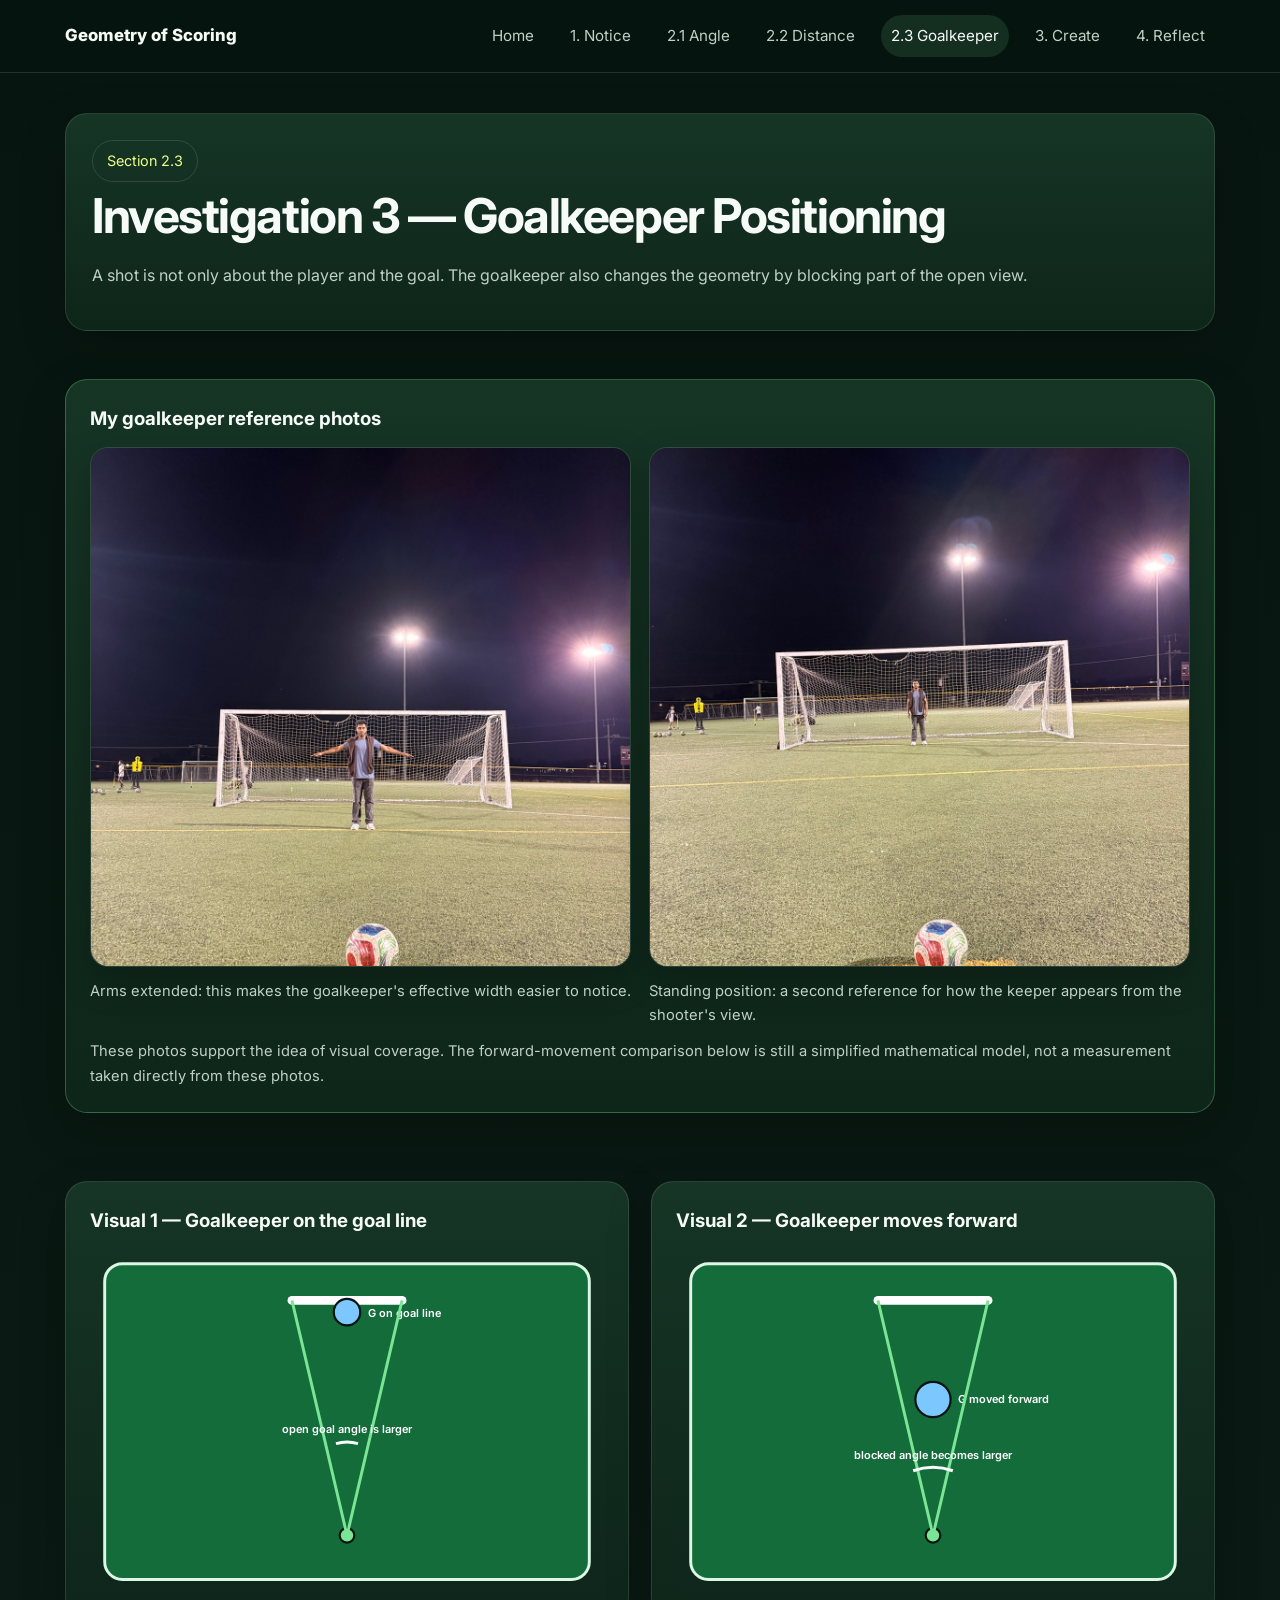
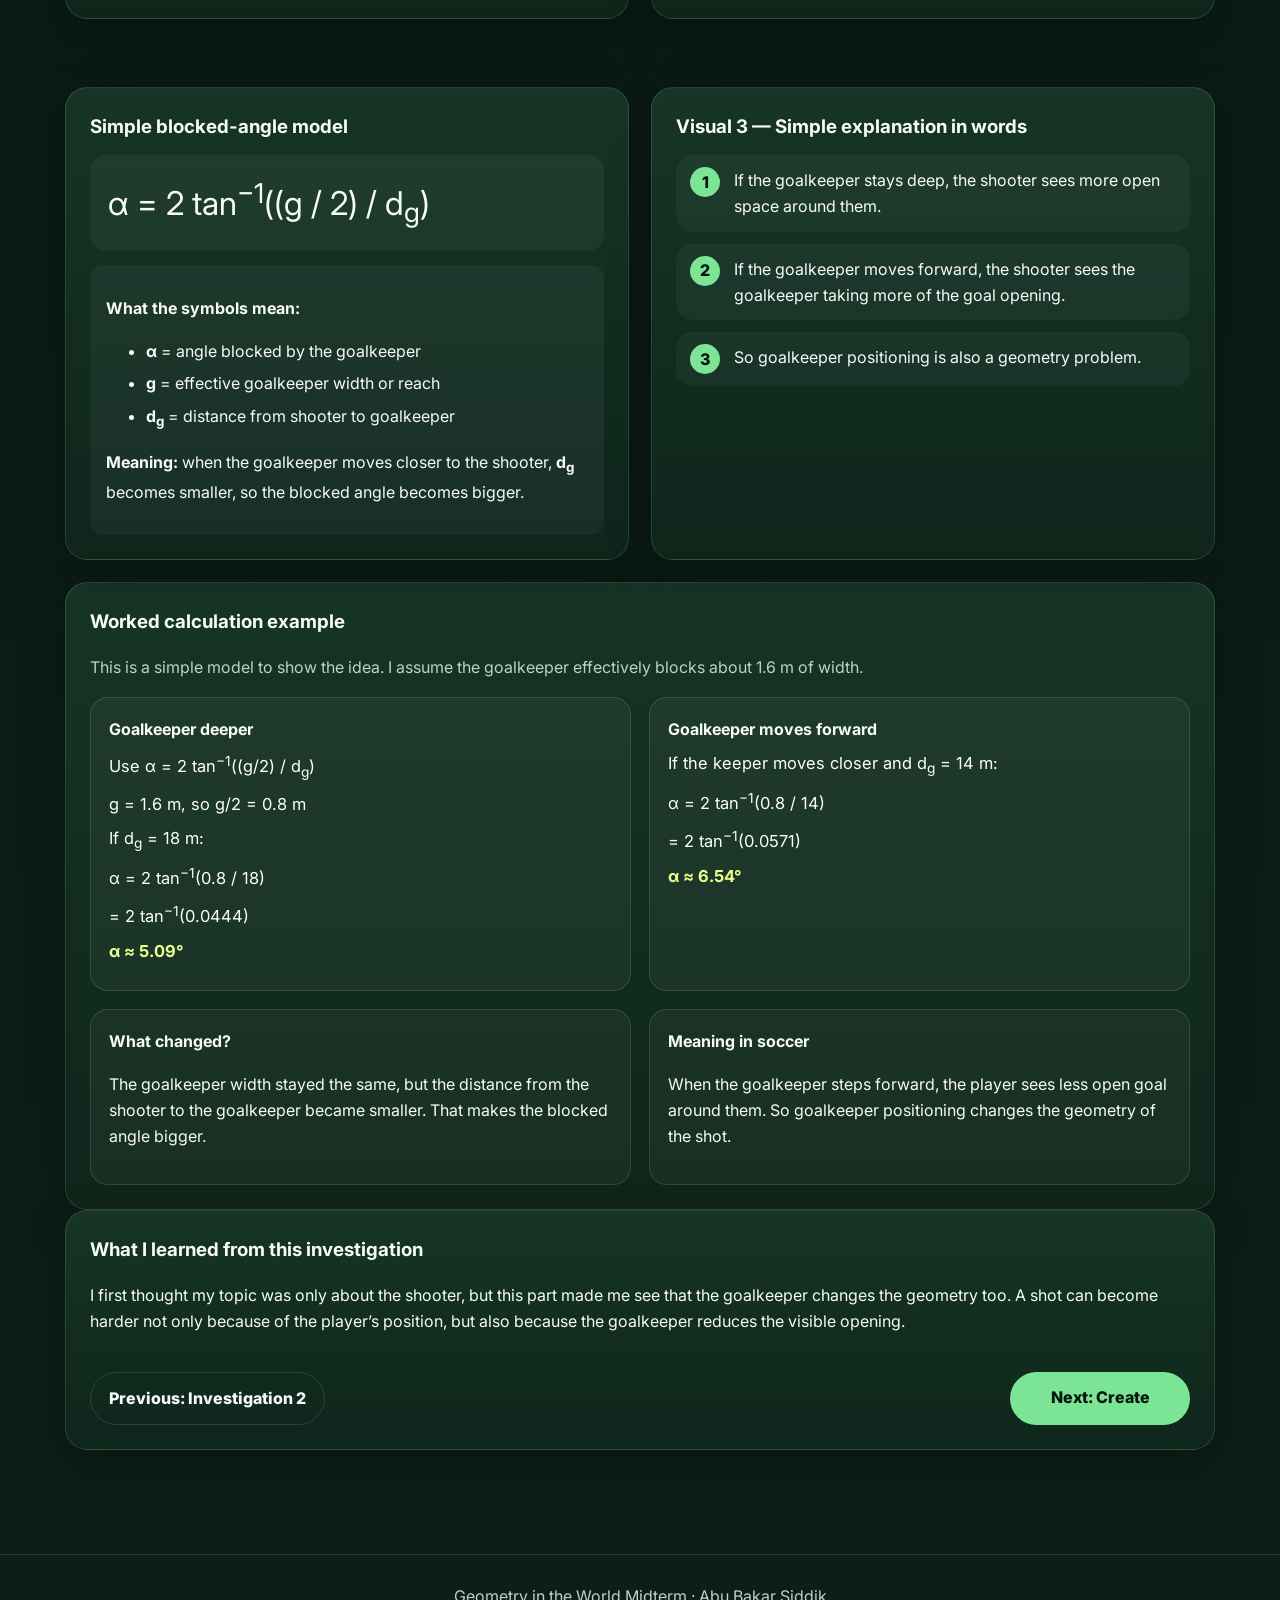
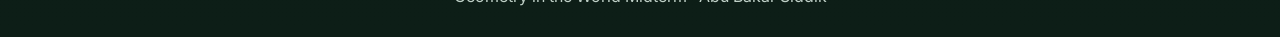
<file: investigation3.html>
<!DOCTYPE html>
<html lang="en">
<head>
  <meta charset="UTF-8"/>
  <meta name="viewport" content="width=device-width, initial-scale=1.0"/>
  <title>Investigation 3 | Geometry of Scoring</title>
  <link rel="preconnect" href="https://fonts.googleapis.com">
  <link rel="preconnect" href="https://fonts.gstatic.com" crossorigin>
  <link href="https://fonts.googleapis.com/css2?family=Inter:wght@400;500;600;700;800&display=swap" rel="stylesheet">
  <link rel="stylesheet" href="styles.css"/>
</head>
<body>
  
<header class="site-header">
  <div class="container nav-wrap">
    <a class="brand" href="index.html">Geometry of Scoring</a>
    <nav>
      <a href="index.html" class="">Home</a>
      <a href="notice.html" class="">1. Notice</a>
      <a href="investigation1.html" class="">2.1 Angle</a>
      <a href="investigation2.html" class="">2.2 Distance</a>
      <a href="investigation3.html" class="active">2.3 Goalkeeper</a>
      <a href="create.html" class="">3. Create</a>
      <a href="reflection.html" class="">4. Reflect</a>
    </nav>
  </div>
</header>

  <main>
<section class="page-head"><div class="container"><div class="card">
  <span class="kicker">Section 2.3</span>
  <h2>Investigation 3 — Goalkeeper Positioning</h2>
  <p class="section-intro">A shot is not only about the player and the goal. The goalkeeper also changes the geometry by blocking part of the open view.</p>
</div></div></section>

<section class="section">
  <div class="container">
    <div class="card real-evidence">
      <h3>My goalkeeper reference photos</h3>
      <div class="photo-grid">
        <div><img src="images/center-shot-arms.jpeg" class="project-photo medium" alt="Goalkeeper reference with arms extended in front of the goal"><p class="photo-caption">Arms extended: this makes the goalkeeper's effective width easier to notice.</p></div>
        <div><img src="images/center-shot-standing.jpeg" class="project-photo medium" alt="Goalkeeper reference standing in front of the goal"><p class="photo-caption">Standing position: a second reference for how the keeper appears from the shooter's view.</p></div>
      </div>
      <p class="photo-caption">These photos support the idea of visual coverage. The forward-movement comparison below is still a simplified mathematical model, not a measurement taken directly from these photos.</p>
    </div>
  </div>
</section>

<section class="section">
  <div class="container visual-grid">
    <div class="card">
      <h3>Visual 1 — Goalkeeper on the goal line</h3>
      <svg viewBox="0 0 700 470" role="img" aria-label="Goalkeeper on the goal line">
        <rect x="20" y="20" width="660" height="430" rx="24" class="field"/>
        <line x1="275" y1="70" x2="425" y2="70" class="goal"/>
        <circle cx="350" cy="86" r="18" class="keeper"/>
        <text x="378" y="92" class="small-label">G on goal line</text>
        <circle cx="350" cy="390" r="10" class="player playerA"/>
        <line x1="350" y1="390" x2="275" y2="70" class="ray rayA"/>
        <line x1="350" y1="390" x2="425" y2="70" class="ray rayA"/>
        <path d="M335 265 A55 55 0 0 1 365 265" class="arc"/>
        <text x="350" y="250" text-anchor="middle" class="small-label">open goal angle is larger</text>
      </svg>
    </div>

    <div class="card">
      <h3>Visual 2 — Goalkeeper moves forward</h3>
      <svg viewBox="0 0 700 470" role="img" aria-label="Goalkeeper moved forward">
        <rect x="20" y="20" width="660" height="430" rx="24" class="field"/>
        <line x1="275" y1="70" x2="425" y2="70" class="goal"/>
        <circle cx="350" cy="205" r="24" class="keeper"/>
        <text x="384" y="210" class="small-label">G moved forward</text>
        <circle cx="350" cy="390" r="10" class="player playerA"/>
        <line x1="350" y1="390" x2="275" y2="70" class="ray rayA"/>
        <line x1="350" y1="390" x2="425" y2="70" class="ray rayA"/>
        <path d="M323 302 A82 82 0 0 1 377 302" class="arc"/>
        <text x="350" y="286" text-anchor="middle" class="small-label">blocked angle becomes larger</text>
      </svg>
    </div>
  </div>
</section>

<section class="section">
  <div class="container formula-grid">
    <div class="card">
      <h3>Simple blocked-angle model</h3>
      <div class="formula">α = 2 tan<sup>−1</sup>((g / 2) / d<sub>g</sub>)</div>
      <div class="explain">
        <p><strong>What the symbols mean:</strong></p>
        <ul class="tight">
          <li><strong>α</strong> = angle blocked by the goalkeeper</li>
          <li><strong>g</strong> = effective goalkeeper width or reach</li>
          <li><strong>d<sub>g</sub></strong> = distance from shooter to goalkeeper</li>
        </ul>
        <p><strong>Meaning:</strong> when the goalkeeper moves closer to the shooter, <strong>d<sub>g</sub></strong> becomes smaller, so the blocked angle becomes bigger.</p>
      </div>
    </div>

    <div class="card">
      <h3>Visual 3 — Simple explanation in words</h3>
      <div class="number-steps">
        <div class="step"><span class="n">1</span><div>If the goalkeeper stays deep, the shooter sees more open space around them.</div></div>
        <div class="step"><span class="n">2</span><div>If the goalkeeper moves forward, the shooter sees the goalkeeper taking more of the goal opening.</div></div>
        <div class="step"><span class="n">3</span><div>So goalkeeper positioning is also a geometry problem.</div></div>
      </div>
    </div>
  </div>


  <div class="container" style="margin-top:22px">
    <div class="card">
      <h3>Worked calculation example</h3>
      <p class="muted">This is a simple model to show the idea. I assume the goalkeeper effectively blocks about 1.6 m of width.</p>
      <div class="calc-grid">
        <div class="calc-box">
          <h4>Goalkeeper deeper</h4>
          <div class="mathline">Use α = 2 tan<sup>−1</sup>((g/2) / d<sub>g</sub>)</div>
          <div class="mathline">g = 1.6 m, so g/2 = 0.8 m</div>
          <div class="mathline">If d<sub>g</sub> = 18 m:</div>
          <div class="mathline">α = 2 tan<sup>−1</sup>(0.8 / 18)</div>
          <div class="mathline">= 2 tan<sup>−1</sup>(0.0444)</div>
          <div class="mathline"><span class="muted-strong">α ≈ 5.09°</span></div>
        </div>
        <div class="calc-box">
          <h4>Goalkeeper moves forward</h4>
          <div class="mathline">If the keeper moves closer and d<sub>g</sub> = 14 m:</div>
          <div class="mathline">α = 2 tan<sup>−1</sup>(0.8 / 14)</div>
          <div class="mathline">= 2 tan<sup>−1</sup>(0.0571)</div>
          <div class="mathline"><span class="muted-strong">α ≈ 6.54°</span></div>
        </div>
        <div class="calc-box">
          <h4>What changed?</h4>
          <p>The goalkeeper width stayed the same, but the distance from the shooter to the goalkeeper became smaller. That makes the blocked angle bigger.</p>
        </div>
        <div class="calc-box">
          <h4>Meaning in soccer</h4>
          <p>When the goalkeeper steps forward, the player sees less open goal around them. So goalkeeper positioning changes the geometry of the shot.</p>
        </div>
      </div>
    </div>
  </div>


  <div class="container">
    <div class="card">
      <h3>What I learned from this investigation</h3>
      <p>
        I first thought my topic was only about the shooter, but this part made me see that the goalkeeper changes the geometry too.
        A shot can become harder not only because of the player’s position, but also because the goalkeeper reduces the visible opening.
      </p>
      <div class="pager">
        <a class="ghost-btn" href="investigation2.html">Previous: Investigation 2</a>
        <a class="button" href="create.html">Next: Create</a>
      </div>
    </div>
  </div>
</section>
</main>
  <footer><div class="container">Geometry in the World Midterm · Abu Bakar Siddik</div></footer>
</body>
</html>
</file>
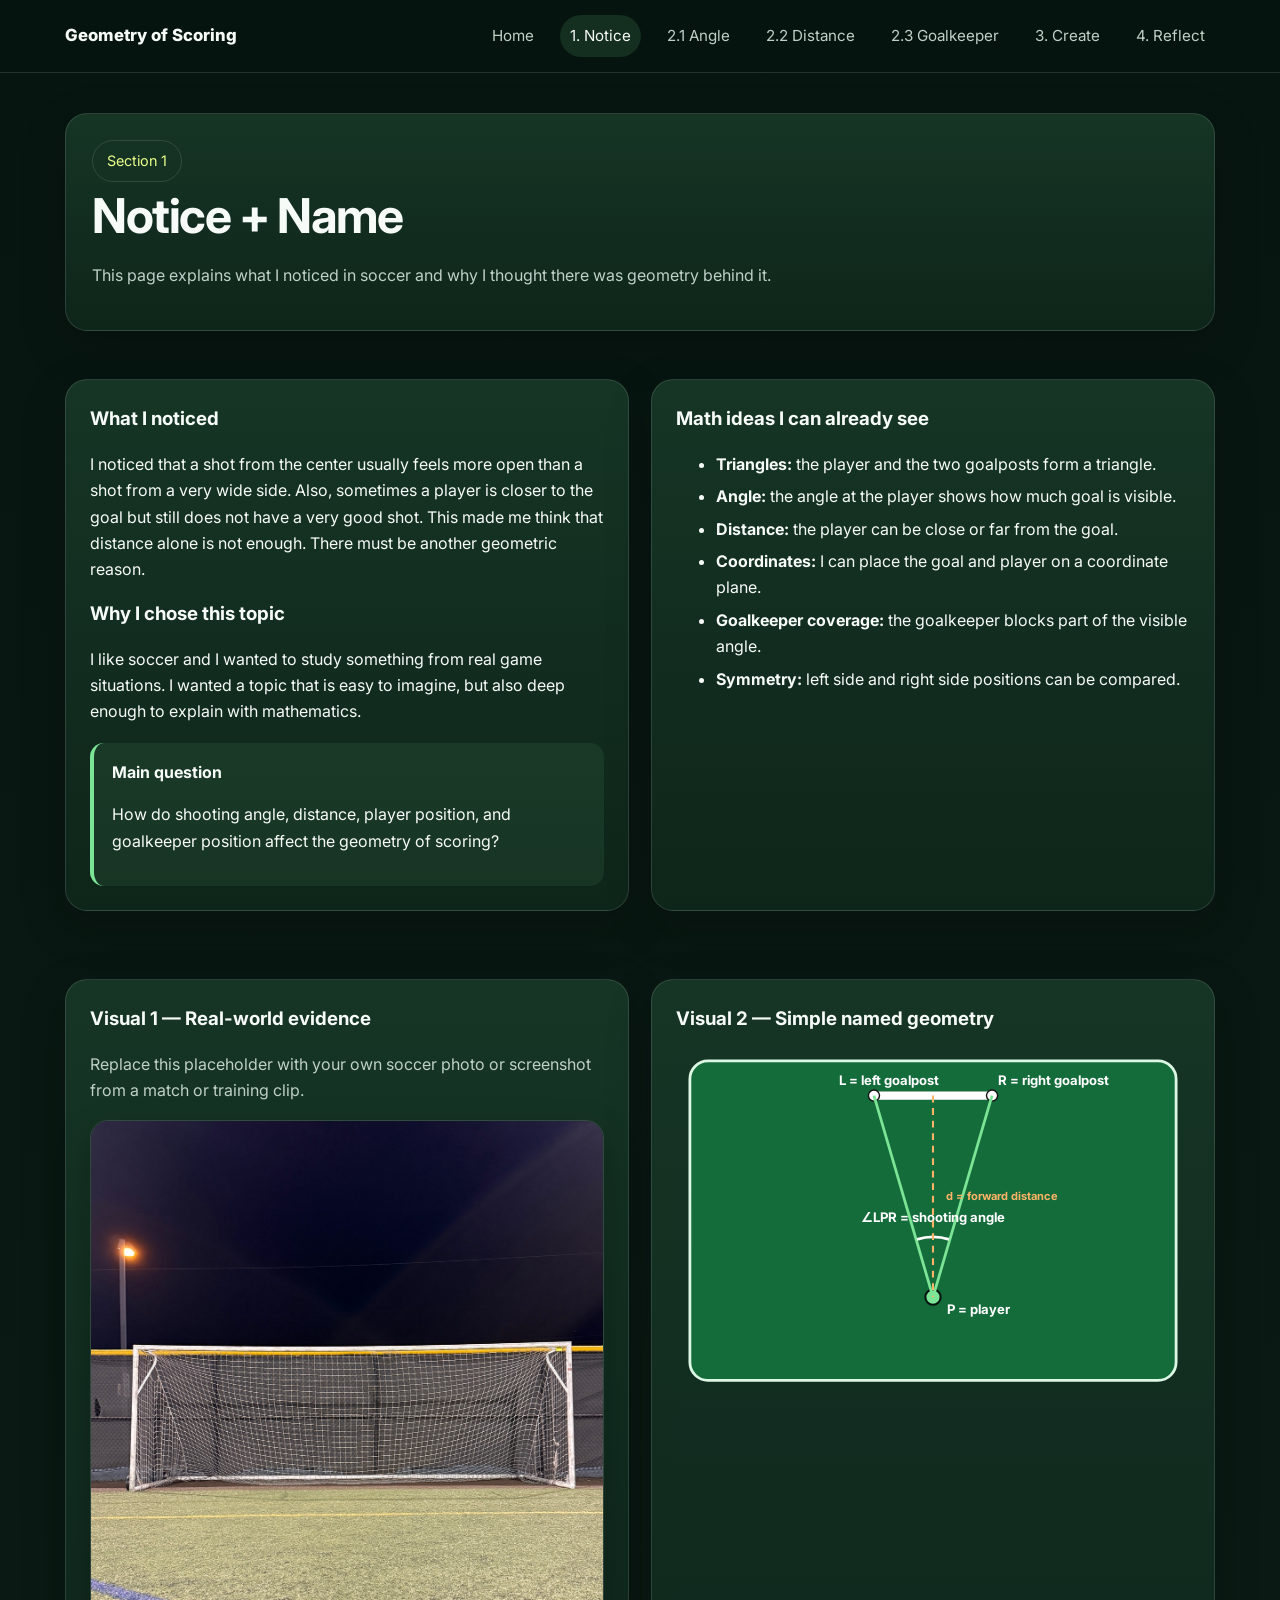
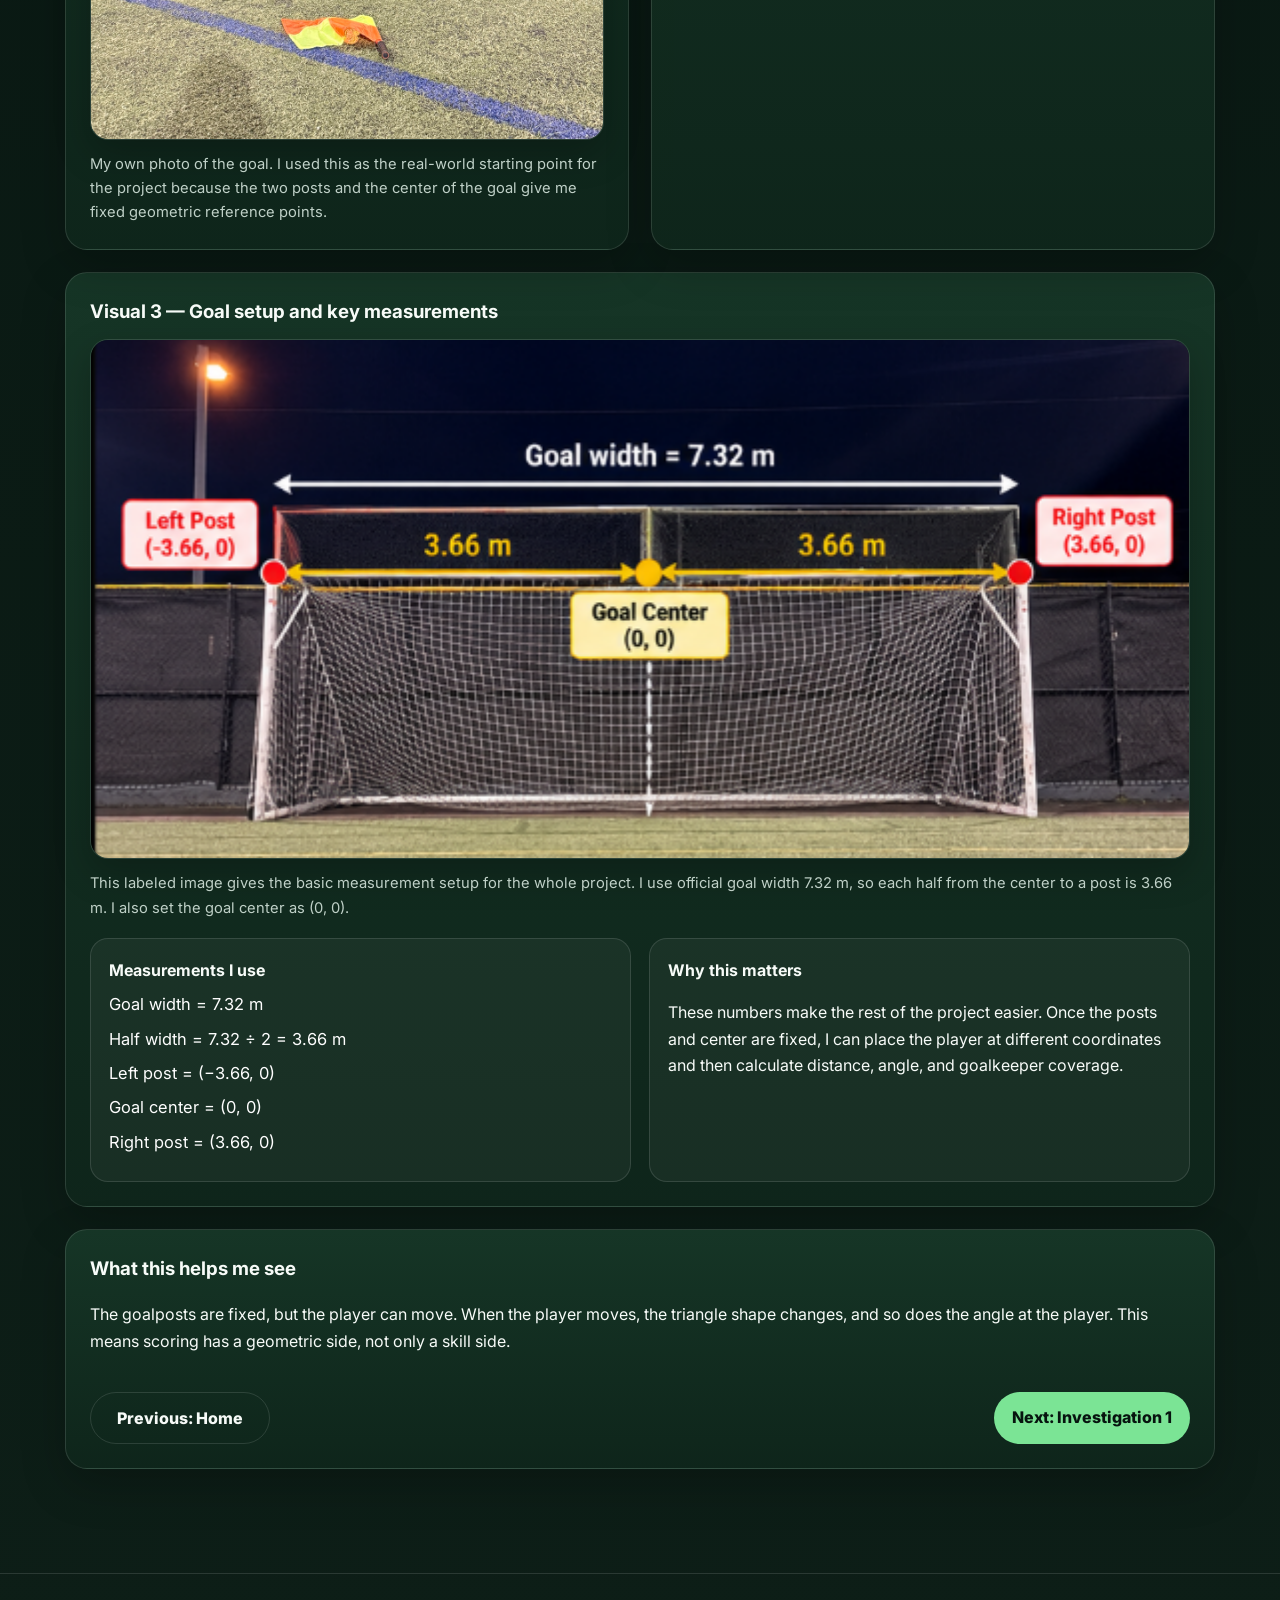
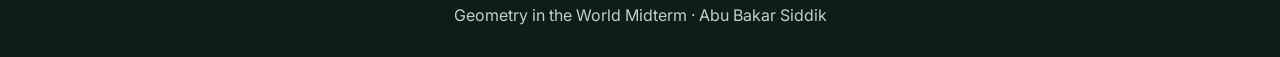
<file: notice.html>
<!DOCTYPE html>
<html lang="en">
<head>
  <meta charset="UTF-8"/>
  <meta name="viewport" content="width=device-width, initial-scale=1.0"/>
  <title>Notice + Name | Geometry of Scoring</title>
  <link rel="preconnect" href="https://fonts.googleapis.com">
  <link rel="preconnect" href="https://fonts.gstatic.com" crossorigin>
  <link href="https://fonts.googleapis.com/css2?family=Inter:wght@400;500;600;700;800&display=swap" rel="stylesheet">
  <link rel="stylesheet" href="styles.css"/>
</head>
<body>
  
<header class="site-header">
  <div class="container nav-wrap">
    <a class="brand" href="index.html">Geometry of Scoring</a>
    <nav>
      <a href="index.html" class="">Home</a>
      <a href="notice.html" class="active">1. Notice</a>
      <a href="investigation1.html" class="">2.1 Angle</a>
      <a href="investigation2.html" class="">2.2 Distance</a>
      <a href="investigation3.html" class="">2.3 Goalkeeper</a>
      <a href="create.html" class="">3. Create</a>
      <a href="reflection.html" class="">4. Reflect</a>
    </nav>
  </div>
</header>

  <main>
<section class="page-head">
  <div class="container">
    <div class="card">
      <span class="kicker">Section 1</span>
      <h2>Notice + Name</h2>
      <p class="section-intro">
        This page explains what I noticed in soccer and why I thought there was geometry behind it.
      </p>
    </div>
  </div>
</section>

<section class="section">
  <div class="container two-col">
    <div class="card">
      <h3>What I noticed</h3>
      <p>
        I noticed that a shot from the center usually feels more open than a shot from a very wide side.
        Also, sometimes a player is closer to the goal but still does not have a very good shot.
        This made me think that distance alone is not enough. There must be another geometric reason.
      </p>
      <h3>Why I chose this topic</h3>
      <p>
        I like soccer and I wanted to study something from real game situations. I wanted a topic that is easy to imagine,
        but also deep enough to explain with mathematics.
      </p>
      <div class="question-box">
        <strong>Main question</strong>
        <p>How do shooting angle, distance, player position, and goalkeeper position affect the geometry of scoring?</p>
      </div>
    </div>

    <div class="card">
      <h3>Math ideas I can already see</h3>
      <ul class="tight">
        <li><strong>Triangles:</strong> the player and the two goalposts form a triangle.</li>
        <li><strong>Angle:</strong> the angle at the player shows how much goal is visible.</li>
        <li><strong>Distance:</strong> the player can be close or far from the goal.</li>
        <li><strong>Coordinates:</strong> I can place the goal and player on a coordinate plane.</li>
        <li><strong>Goalkeeper coverage:</strong> the goalkeeper blocks part of the visible angle.</li>
        <li><strong>Symmetry:</strong> left side and right side positions can be compared.</li>
      </ul>
    </div>
  </div>
</section>

<section class="section">
  <div class="container visual-grid">
    <div class="card">
      <h3>Visual 1 — Real-world evidence</h3>
      <p class="muted">Replace this placeholder with your own soccer photo or screenshot from a match or training clip.</p>
      <img src="images/goal-front.jpeg" class="project-photo tall" alt="Front view of the soccer goal photographed on the field">
<p class="photo-caption">My own photo of the goal. I used this as the real-world starting point for the project because the two posts and the center of the goal give me fixed geometric reference points.</p>
    </div>
    <div class="card">
      <h3>Visual 2 — Simple named geometry</h3>
      <svg viewBox="0 0 740 500" role="img" aria-label="Labeled simple shooting geometry">
        <rect x="20" y="20" width="700" height="460" rx="26" class="field"/>
        <line x1="285" y1="70" x2="455" y2="70" class="goal"/>
        <circle cx="285" cy="70" r="8" class="post"/>
        <circle cx="455" cy="70" r="8" class="post"/>
        <text x="235" y="55" class="label">L = left goalpost</text>
        <text x="463" y="55" class="label">R = right goalpost</text>
        <circle cx="370" cy="360" r="11" class="player playerA"/>
        <text x="390" y="385" class="label">P = player</text>
        <line x1="370" y1="360" x2="285" y2="70" class="ray rayA"/>
        <line x1="370" y1="360" x2="455" y2="70" class="ray rayA"/>
        <path d="M347 277 A78 78 0 0 1 393 277" class="arc"/>
        <text x="370" y="252" text-anchor="middle" class="label">∠LPR = shooting angle</text>
        <line x1="370" y1="70" x2="370" y2="360" class="measure dashed"/>
        <text x="388" y="220" class="measure-text">d = forward distance</text>
      </svg>
    </div>
  </div>

  
<div class="container" style="margin-top:22px">
  <div class="card">
    <h3>Visual 3 — Goal setup and key measurements</h3>
    <img src="images/goal-setup-labeled.png" class="project-photo medium" alt="Labeled goal setup with width, center, and post coordinates">
    <p class="photo-caption">This labeled image gives the basic measurement setup for the whole project. I use official goal width 7.32 m, so each half from the center to a post is 3.66 m. I also set the goal center as (0, 0).</p>
    <div class="calc-grid" style="margin-top:18px">
      <div class="calc-box">
        <h4>Measurements I use</h4>
        <div class="mathline">Goal width = 7.32 m</div>
        <div class="mathline">Half width = 7.32 ÷ 2 = 3.66 m</div>
        <div class="mathline">Left post = (−3.66, 0)</div>
        <div class="mathline">Goal center = (0, 0)</div>
        <div class="mathline">Right post = (3.66, 0)</div>
      </div>
      <div class="calc-box">
        <h4>Why this matters</h4>
        <p>These numbers make the rest of the project easier. Once the posts and center are fixed, I can place the player at different coordinates and then calculate distance, angle, and goalkeeper coverage.</p>
      </div>
    </div>
  </div>
</div>


  <div class="container">
    <div class="card" style="margin-top:22px">
      <h3>What this helps me see</h3>
      <p>
        The goalposts are fixed, but the player can move. When the player moves, the triangle shape changes,
        and so does the angle at the player. This means scoring has a geometric side, not only a skill side.
      </p>
      <div class="pager">
        <a class="ghost-btn" href="index.html">Previous: Home</a>
        <a class="button" href="investigation1.html">Next: Investigation 1</a>
      </div>
    </div>
  </div>
</section>
</main>
  <footer><div class="container">Geometry in the World Midterm · Abu Bakar Siddik</div></footer>
</body>
</html>
</file>
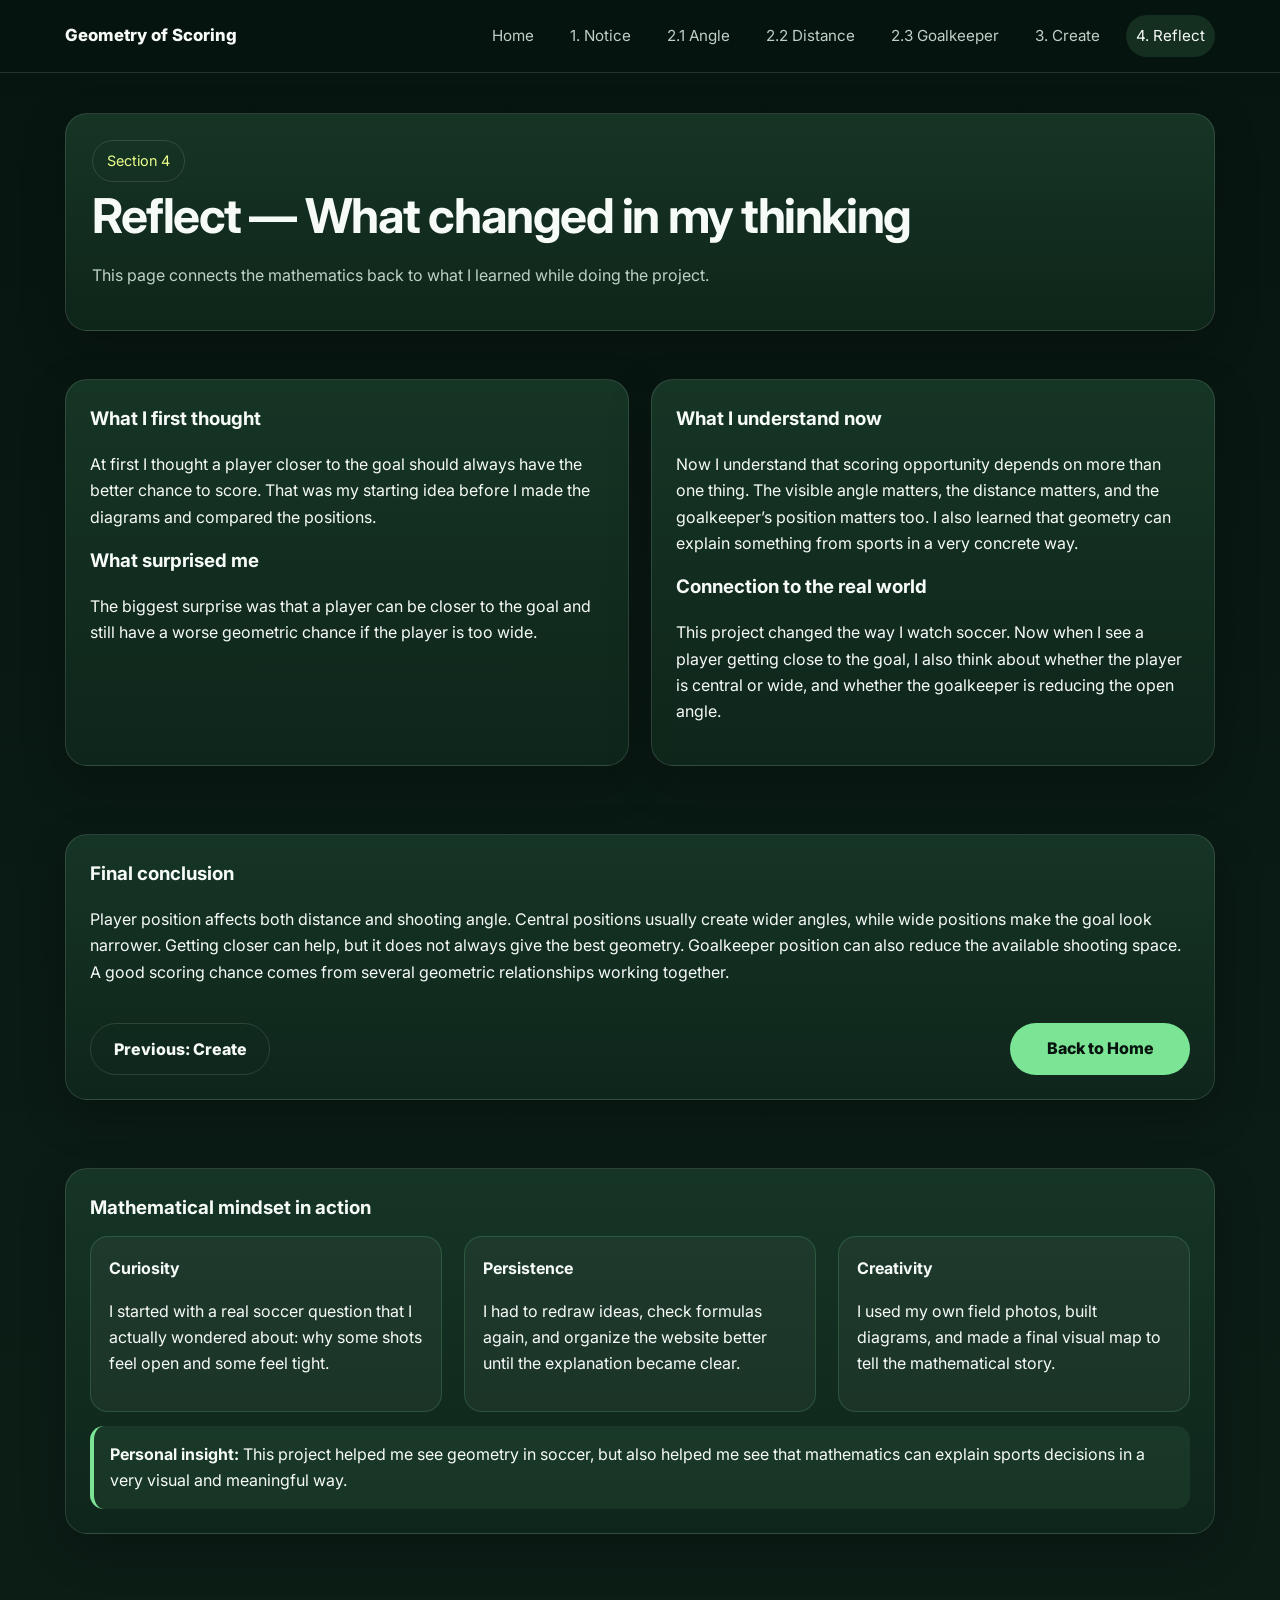
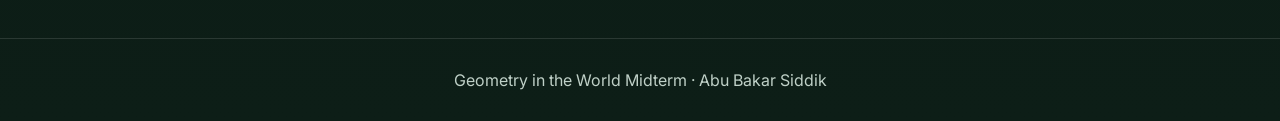
<file: reflection.html>
<!DOCTYPE html>
<html lang="en">
<head>
  <meta charset="UTF-8"/>
  <meta name="viewport" content="width=device-width, initial-scale=1.0"/>
  <title>Reflection | Geometry of Scoring</title>
  <link rel="preconnect" href="https://fonts.googleapis.com">
  <link rel="preconnect" href="https://fonts.gstatic.com" crossorigin>
  <link href="https://fonts.googleapis.com/css2?family=Inter:wght@400;500;600;700;800&display=swap" rel="stylesheet">
  <link rel="stylesheet" href="styles.css"/>
</head>
<body>
  
<header class="site-header">
  <div class="container nav-wrap">
    <a class="brand" href="index.html">Geometry of Scoring</a>
    <nav>
      <a href="index.html" class="">Home</a>
      <a href="notice.html" class="">1. Notice</a>
      <a href="investigation1.html" class="">2.1 Angle</a>
      <a href="investigation2.html" class="">2.2 Distance</a>
      <a href="investigation3.html" class="">2.3 Goalkeeper</a>
      <a href="create.html" class="">3. Create</a>
      <a href="reflection.html" class="active">4. Reflect</a>
    </nav>
  </div>
</header>

  <main>
<section class="page-head"><div class="container"><div class="card">
  <span class="kicker">Section 4</span>
  <h2>Reflect — What changed in my thinking</h2>
  <p class="section-intro">This page connects the mathematics back to what I learned while doing the project.</p>
</div></div></section>

<section class="section">
  <div class="container two-col">
    <div class="card">
      <h3>What I first thought</h3>
      <p>
        At first I thought a player closer to the goal should always have the better chance to score.
        That was my starting idea before I made the diagrams and compared the positions.
      </p>
      <h3>What surprised me</h3>
      <p>
        The biggest surprise was that a player can be closer to the goal and still have a worse geometric chance if the player is too wide.
      </p>
    </div>

    <div class="card">
      <h3>What I understand now</h3>
      <p>
        Now I understand that scoring opportunity depends on more than one thing. The visible angle matters, the distance matters,
        and the goalkeeper’s position matters too. I also learned that geometry can explain something from sports in a very concrete way.
      </p>
      <h3>Connection to the real world</h3>
      <p>
        This project changed the way I watch soccer. Now when I see a player getting close to the goal, I also think about whether the player is central or wide,
        and whether the goalkeeper is reducing the open angle.
      </p>
    </div>
  </div>
</section>

<section class="section">
  <div class="container">
    <div class="card">
      <h3>Final conclusion</h3>
      <p>
        Player position affects both distance and shooting angle. Central positions usually create wider angles, while wide positions make the goal look narrower.
        Getting closer can help, but it does not always give the best geometry. Goalkeeper position can also reduce the available shooting space.
        A good scoring chance comes from several geometric relationships working together.
      </p>
      <div class="pager">
        <a class="ghost-btn" href="create.html">Previous: Create</a>
        <a class="button" href="index.html">Back to Home</a>
      </div>
    </div>
  </div>
</section>

<section class="section">
  <div class="container">
    <div class="card">
      <h3>Mathematical mindset in action</h3>
      <div class="three-col">
        <div class="rubric-card">
          <h4>Curiosity</h4>
          <p>I started with a real soccer question that I actually wondered about: why some shots feel open and some feel tight.</p>
        </div>
        <div class="rubric-card">
          <h4>Persistence</h4>
          <p>I had to redraw ideas, check formulas again, and organize the website better until the explanation became clear.</p>
        </div>
        <div class="rubric-card">
          <h4>Creativity</h4>
          <p>I used my own field photos, built diagrams, and made a final visual map to tell the mathematical story.</p>
        </div>
      </div>
      <div class="callout"><strong>Personal insight:</strong> This project helped me see geometry in soccer, but also helped me see that mathematics can explain sports decisions in a very visual and meaningful way.</div>
    </div>
  </div>
</section>

</main>
  <footer><div class="container">Geometry in the World Midterm · Abu Bakar Siddik</div></footer>
</body>
</html>
</file>
<file: styles.css>
:root{
  --bg:#071510;
  --bg2:#0d1e17;
  --panel:#12291f;
  --panel2:#173727;
  --text:#f7fbf8;
  --muted:#bfd0c7;
  --line:rgba(255,255,255,.12);
  --green:#7be495;
  --lime:#ebff8a;
  --yellow:#ffd96a;
  --red:#ff8a8a;
  --blue:#7dc7ff;
  --orange:#ffb366;
  --goal:#ffffff;
  --field:#146c3b;
}
*{box-sizing:border-box}
html{scroll-behavior:smooth}
body{
  margin:0;
  font-family: Inter, Arial, Helvetica, sans-serif;
  background:linear-gradient(180deg,var(--bg),var(--bg2));
  color:var(--text);
  line-height:1.65;
}
img{max-width:100%;display:block}
a{color:inherit}
.container{width:min(1150px,92%);margin:auto}

.site-header{
  position:sticky;top:0;z-index:100;
  background:rgba(7,21,16,.92);
  backdrop-filter:blur(10px);
  border-bottom:1px solid var(--line);
}
.nav-wrap{
  min-height:72px;display:flex;align-items:center;justify-content:space-between;gap:24px;
}
.brand{font-weight:800;text-decoration:none;font-size:1.05rem}
nav{display:flex;gap:16px;flex-wrap:wrap}
nav a{
  text-decoration:none;color:var(--muted);font-size:.95rem;padding:8px 10px;border-radius:999px
}
nav a:hover, nav a.active{background:rgba(123,228,149,.12);color:var(--text)}
main{padding-bottom:40px}
.hero{padding:70px 0 28px;background:
 radial-gradient(circle at 5% 15%, rgba(123,228,149,.15), transparent 28%),
 radial-gradient(circle at 95% 10%, rgba(125,199,255,.15), transparent 25%)}
.eyebrow{
  text-transform:uppercase;letter-spacing:.12em;font-size:.76rem;font-weight:800;color:var(--green)
}
h1{font-size:clamp(2.5rem,6vw,4.8rem);line-height:1;margin:8px 0 16px;letter-spacing:-.04em}
h2{font-size:clamp(1.9rem,4vw,3rem);line-height:1.08;margin:8px 0 20px;letter-spacing:-.03em}
h3{margin:0 0 12px}
h4{margin:0 0 8px}
.subtitle{font-size:1.22rem;color:var(--lime);font-weight:600}
.lead,.section-intro,.muted{color:var(--muted)}
.card{
  background:linear-gradient(180deg, rgba(23,55,39,.95), rgba(15,38,27,.95));
  border:1px solid var(--line);
  border-radius:22px;
  padding:24px;
  box-shadow:0 16px 45px rgba(0,0,0,.22);
}
.hero-grid,.two-col,.three-col,.formula-grid,.visual-grid{
  display:grid;gap:22px;
}
.hero-grid{grid-template-columns:1.04fr .96fr;align-items:center}
.two-col{grid-template-columns:1fr 1fr}
.three-col{grid-template-columns:repeat(3,1fr)}
.formula-grid{grid-template-columns:1fr 1fr}
.visual-grid{grid-template-columns:1fr 1fr}
.section{padding:34px 0}
.page-head{padding:40px 0 14px}
.page-head .card{padding:26px}
.kicker{display:inline-block;padding:8px 14px;border:1px solid var(--line);border-radius:999px;color:var(--lime);font-size:.9rem}
.button, .ghost-btn{
  display:inline-block;padding:12px 18px;border-radius:999px;text-decoration:none;font-weight:800;margin-top:10px
}
.button{background:var(--green);color:#07140f}
.ghost-btn{border:1px solid var(--line);color:var(--text)}
.tag-list{display:flex;gap:10px;flex-wrap:wrap}
.tag{padding:6px 10px;border-radius:999px;background:rgba(255,255,255,.05);border:1px solid var(--line);font-size:.88rem}
.question-box{
  margin-top:18px;padding:16px 18px;border-left:4px solid var(--green);
  background:rgba(123,228,149,.08);border-radius:14px
}
ul.tight li{margin:6px 0}
.photo-placeholder{
  min-height:320px;border:2px dashed rgba(255,255,255,.22);
  border-radius:18px;display:grid;place-items:center;color:var(--muted);
  background:rgba(255,255,255,.03);font-weight:700;text-align:center;padding:20px
}
.formula{
  font-size:clamp(1.25rem,2.7vw,2.05rem);
  background:rgba(255,255,255,.045);padding:16px 18px;border-radius:16px;
  overflow-x:auto;white-space:nowrap
}
.explain{
  margin-top:14px;padding:14px 16px;border-radius:14px;background:rgba(255,255,255,.045)
}
.table-wrap{overflow-x:auto}
table{width:100%;border-collapse:collapse}
th,td{padding:12px;border-bottom:1px solid var(--line);text-align:left}
th{color:var(--lime);font-size:.95rem}
.finding{
  margin-top:14px;padding:14px 16px;border-radius:14px;background:rgba(235,255,138,.09)
}
.number-steps{
  display:grid;gap:12px
}
.step{
  display:flex;gap:14px;align-items:flex-start;padding:12px 14px;border-radius:16px;background:rgba(255,255,255,.04)
}
.step .n{
  width:30px;height:30px;border-radius:50%;display:grid;place-items:center;
  background:var(--green);color:#07140f;font-weight:800;flex:0 0 30px
}
footer{
  border-top:1px solid var(--line);padding:28px 0;color:var(--muted);text-align:center;margin-top:30px
}
.pager{
  display:flex;justify-content:space-between;gap:16px;margin-top:28px;flex-wrap:wrap
}
.pager a{min-width:180px;text-align:center}

/* SVG common */
svg{width:100%;height:auto;display:block}
.field{fill:var(--field);stroke:#dcf8e4;stroke-width:4}
.goal{stroke:var(--goal);stroke-width:12;stroke-linecap:round}
.post{fill:var(--goal);stroke:#111;stroke-width:2}
.player{fill:var(--yellow);stroke:#07140f;stroke-width:3}
.playerA{fill:var(--green)}
.playerB{fill:var(--yellow)}
.playerC{fill:var(--red)}
.keeper{fill:var(--blue);stroke:#07140f;stroke-width:3}
.ray{stroke:#f4ffb1;stroke-width:4}
.rayA{stroke:var(--green)}
.rayB{stroke:var(--yellow)}
.rayC{stroke:var(--red)}
.dashed{stroke-dasharray:10 8}
.axis{stroke:#fff;stroke-width:3}
.arc{fill:none;stroke:#fff;stroke-width:4}
.label{fill:#fff;font-size:19px;font-weight:700}
.small-label{fill:#fff;font-size:15px;font-weight:600}
.note{fill:#ebff8a;font-size:16px;font-weight:700}
.box-line{stroke:#fff;stroke-width:2;fill:none}
.gridline{stroke:rgba(255,255,255,.18);stroke-width:1}
.measure{stroke:#ffb366;stroke-width:3}
.measure-text{fill:#ffb366;font-size:16px;font-weight:700}
.softpanel{background:rgba(255,255,255,.04);padding:10px;border-radius:16px}

/* Opportunity map */
.map{
  position:relative;height:580px;border-radius:18px;overflow:hidden;
  background:
    linear-gradient(rgba(255,255,255,.13) 2px, transparent 2px),
    linear-gradient(90deg, rgba(255,255,255,.13) 2px, transparent 2px),
    var(--field);
  background-size:120px 120px;
}
.goal-mark{
  position:absolute;top:26px;left:50%;transform:translateX(-50%);
  width:180px;height:16px;background:#fff;border-radius:999px
}
.zone{
  position:absolute;display:grid;place-items:center;font-weight:900;
  color:rgba(0,0,0,.68);border:1px solid rgba(255,255,255,.28)
}
.zone.large{top:58px;left:50%;transform:translateX(-50%);width:43%;height:58%;
  background:rgba(123,228,149,.74);clip-path:polygon(19% 0,81% 0,100% 100%,0 100%)}
.zone.medium.left{top:90px;left:8%;width:32%;height:66%;background:rgba(255,217,106,.74);
  clip-path:polygon(35% 0,100% 15%,82% 100%,0 100%)}
.zone.medium.right{top:90px;right:8%;width:32%;height:66%;background:rgba(255,217,106,.74);
  clip-path:polygon(0 15%,65% 0,100% 100%,18% 100%)}
.zone.small.left{top:130px;left:0;width:17%;height:61%;background:rgba(255,138,138,.74)}
.zone.small.right{top:130px;right:0;width:17%;height:61%;background:rgba(255,138,138,.74)}
.center-circle{
  position:absolute;left:50%;bottom:-85px;transform:translateX(-50%);
  width:190px;height:190px;border:4px solid rgba(255,255,255,.8);border-radius:50%
}
.legend{display:flex;gap:16px;flex-wrap:wrap;margin-top:14px;color:var(--muted)}
.lg{display:inline-block;width:14px;height:14px;border-radius:4px;margin-right:8px;vertical-align:-2px}
.lg.large{background:var(--green)} .lg.medium{background:var(--yellow)} .lg.small{background:var(--red)}
.small-card{padding:18px}
.center{text-align:center}
@media (max-width: 900px){
  nav{display:none}
  .hero-grid,.two-col,.three-col,.formula-grid,.visual-grid{grid-template-columns:1fr}
  .map{height:470px}
}

/* User photo sections */
.project-photo{width:100%;display:block;border-radius:18px;object-fit:cover;border:1px solid var(--line);box-shadow:0 14px 36px rgba(0,0,0,.24)}
.project-photo.tall{max-height:620px;object-position:center}
.project-photo.medium{max-height:520px}
.photo-caption{margin:.75rem 0 0;color:var(--muted);font-size:.92rem}
.photo-grid{display:grid;grid-template-columns:repeat(2,1fr);gap:18px}
.real-evidence{border:1px solid rgba(123,228,149,.3)}
@media (max-width:800px){.photo-grid{grid-template-columns:1fr}}


/* v4 calculation and rubric additions */
.calc-grid{
  display:grid;
  grid-template-columns:repeat(2,1fr);
  gap:18px;
}
.calc-box{
  background:rgba(255,255,255,.045);
  border:1px solid var(--line);
  border-radius:18px;
  padding:18px;
}
.mathline{
  font-family: Inter, Arial, sans-serif;
  font-size:1.03rem;
  margin:.45rem 0;
  color:#fefefe;
}
.muted-strong{
  color:var(--lime);
  font-weight:700;
}
.rubric-grid{
  display:grid;
  grid-template-columns:repeat(5,1fr);
  gap:16px;
}
.rubric-card{
  padding:18px;
  border-radius:18px;
  background:rgba(255,255,255,.045);
  border:1px solid rgba(123,228,149,.18);
}
.rubric-card h4{margin:0 0 8px;font-size:1rem}
.callout{
  margin-top:14px;
  padding:15px 16px;
  border-radius:14px;
  background:rgba(123,228,149,.08);
  border-left:4px solid var(--green);
}
.check-list{padding-left:18px;margin:.35rem 0}
.check-list li{margin:6px 0}
.figure-stack{
  display:grid;
  gap:18px;
}
.figure-stack img{
  width:100%;
  border-radius:18px;
  border:1px solid var(--line);
  box-shadow:0 14px 36px rgba(0,0,0,.24);
}
@media (max-width: 1000px){
  .rubric-grid{grid-template-columns:1fr 1fr}
}
@media (max-width: 900px){
  .calc-grid{grid-template-columns:1fr}
}
@media (max-width: 700px){
  .rubric-grid{grid-template-columns:1fr}
}
</file>
